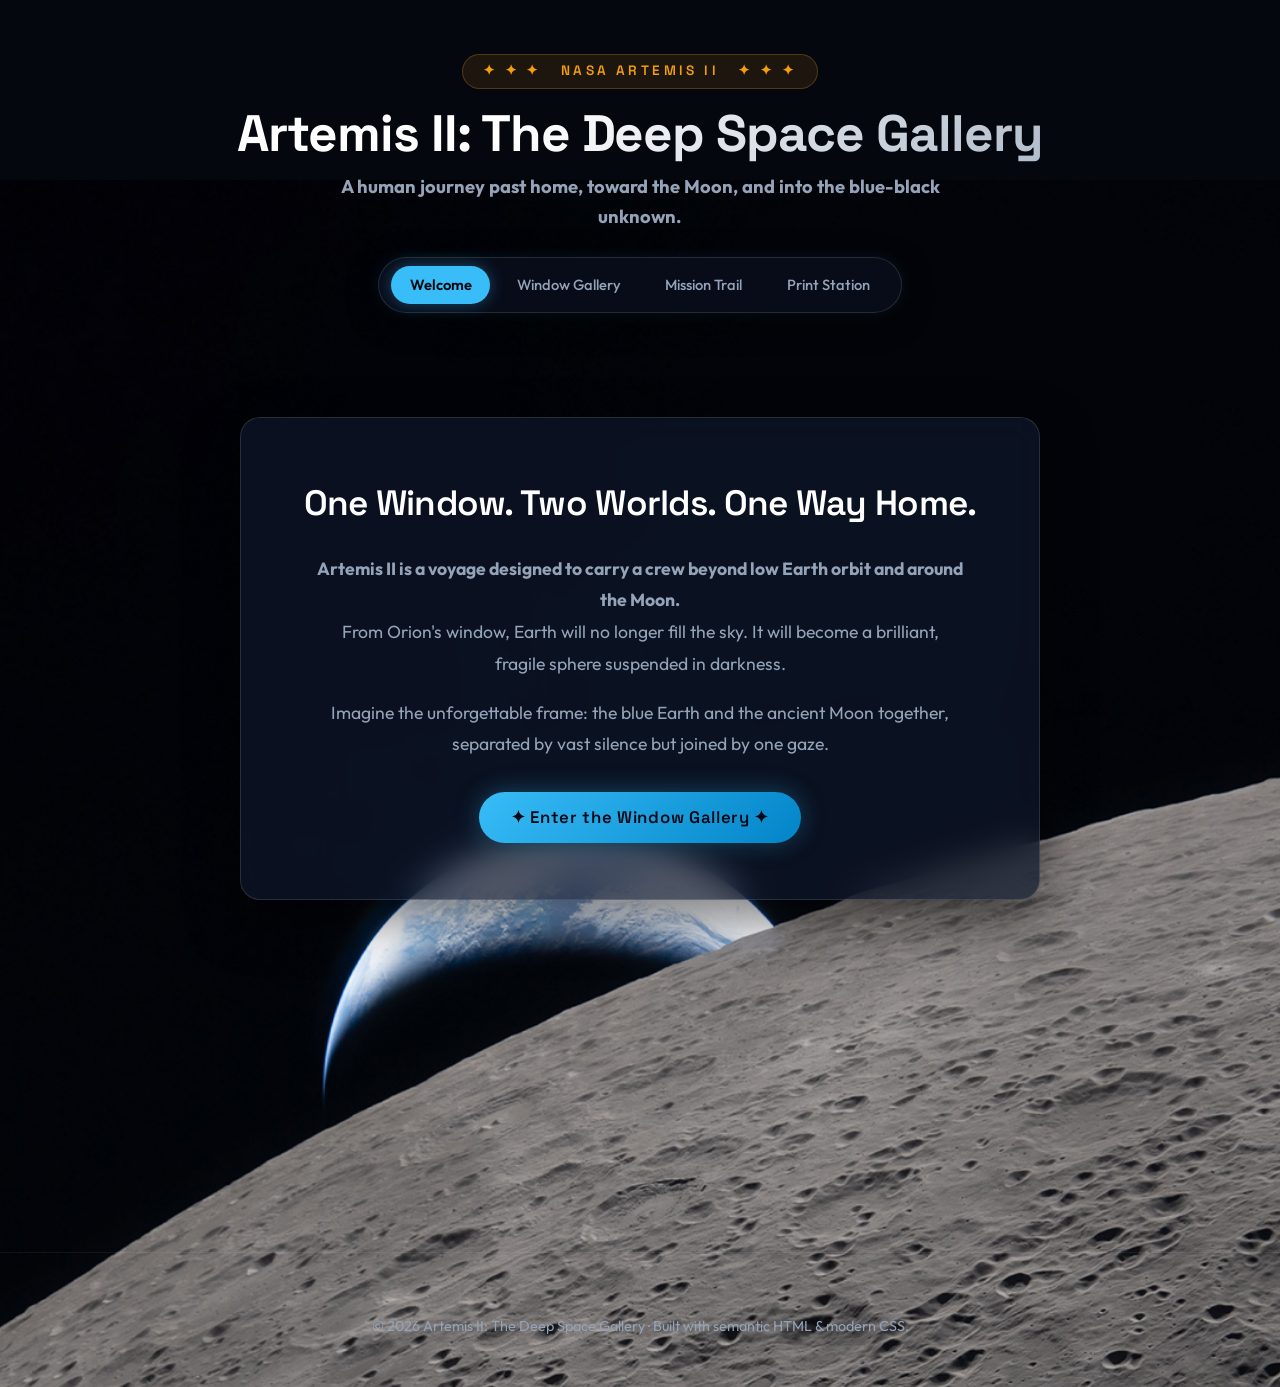
<file: index.html>
<!DOCTYPE html>
<html lang="en">
<head>
  <meta charset="UTF-8">
  <meta name="viewport" content="width=device-width, initial-scale=1.0">
  <meta name="description" content="A colorful Artemis II deep-space gallery.">
  <title>Artemis II | The Deep Space Gallery</title>
  
  <!-- [CSS LINK]: Connects the external stylesheet that contains all our modern styles and animations -->
  <link rel="stylesheet" href="styles.css">
</head>
<body class="home-page" style="background-image: url('images/16-artemis-ii-lunar-flyby-wallpaper-setting-earth-image.jpg'); background-repeat: no-repeat; background-position: center 180px; background-size: 100% auto;">
  <header>
    <p>✦ ✦ ✦ &nbsp; NASA ARTEMIS II &nbsp; ✦ ✦ ✦</p>
    <h1>Artemis II: The Deep Space Gallery</h1>
    <p><strong>A human journey past home, toward the Moon, and into the blue-black unknown.</strong></p>
  </header>

  <!-- [NAVIGATION BAR]: Styled as a floating frosted-glass pill menu in styles.css -->
  <nav aria-label="Main navigation">
    <p>
      <!-- 'active' class highlights the current page button in cyan -->
      <a href="index.html" class="active" aria-current="page">Welcome</a>
      <a href="gallery.html">Window Gallery</a>
      <a href="mission.html">Mission Trail</a>
      <a href="print-request.html">Print Station</a>
    </p>
  </nav>

  <main>
    <!-- [HERO CARD]: 'hero-card' class adds frosted glass background, blur, and smooth fade-in animation -->
    <section class="hero-card" aria-labelledby="portal-title">
      <h2 id="portal-title">One Window. Two Worlds. One Way Home.</h2>
      <p><strong>Artemis II is a voyage designed to carry a crew beyond low Earth orbit and around the Moon.</strong><br>From Orion's window, Earth will no longer fill the sky. It will become a brilliant, fragile sphere suspended in darkness.</p>
      <p>Imagine the unforgettable frame: the blue Earth and the ancient Moon together, separated by vast silence but joined by one gaze.</p>
      
      <form action="gallery.html" method="get" style="margin-top: 2rem;">
        <!-- 'btn' class gives this button a glowing gradient and hover scaling effect -->
        <button type="submit" class="btn">✦ Enter the Window Gallery ✦</button>
      </form>
    </section>

    <!-- Visual viewing space for the background Earth image -->
    <section aria-label="Lunar image viewing space" style="min-height: 280px;"></section>
  </main>

  <footer>
    <p>&copy; 2026 Artemis II: The Deep Space Gallery &middot; Built with semantic HTML &amp; modern CSS.</p>
  </footer>
</body>
</html>
</file>
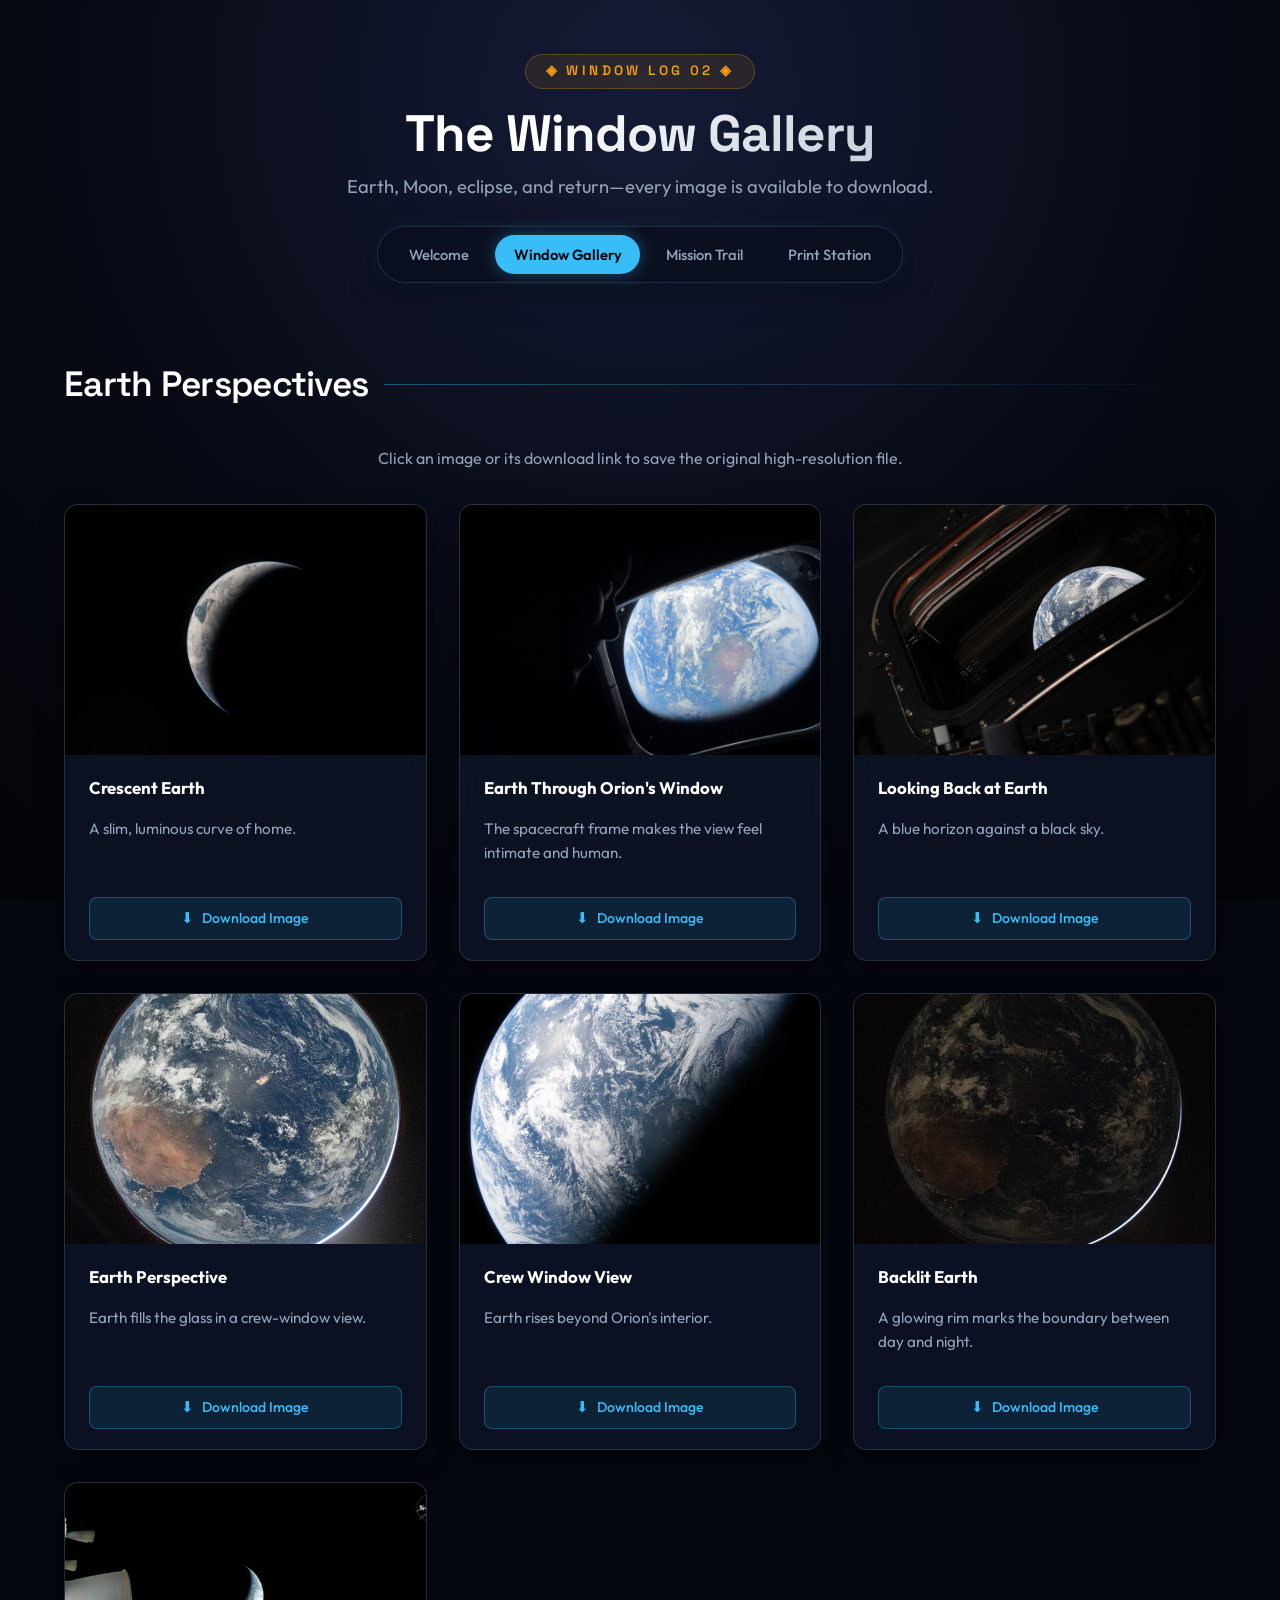
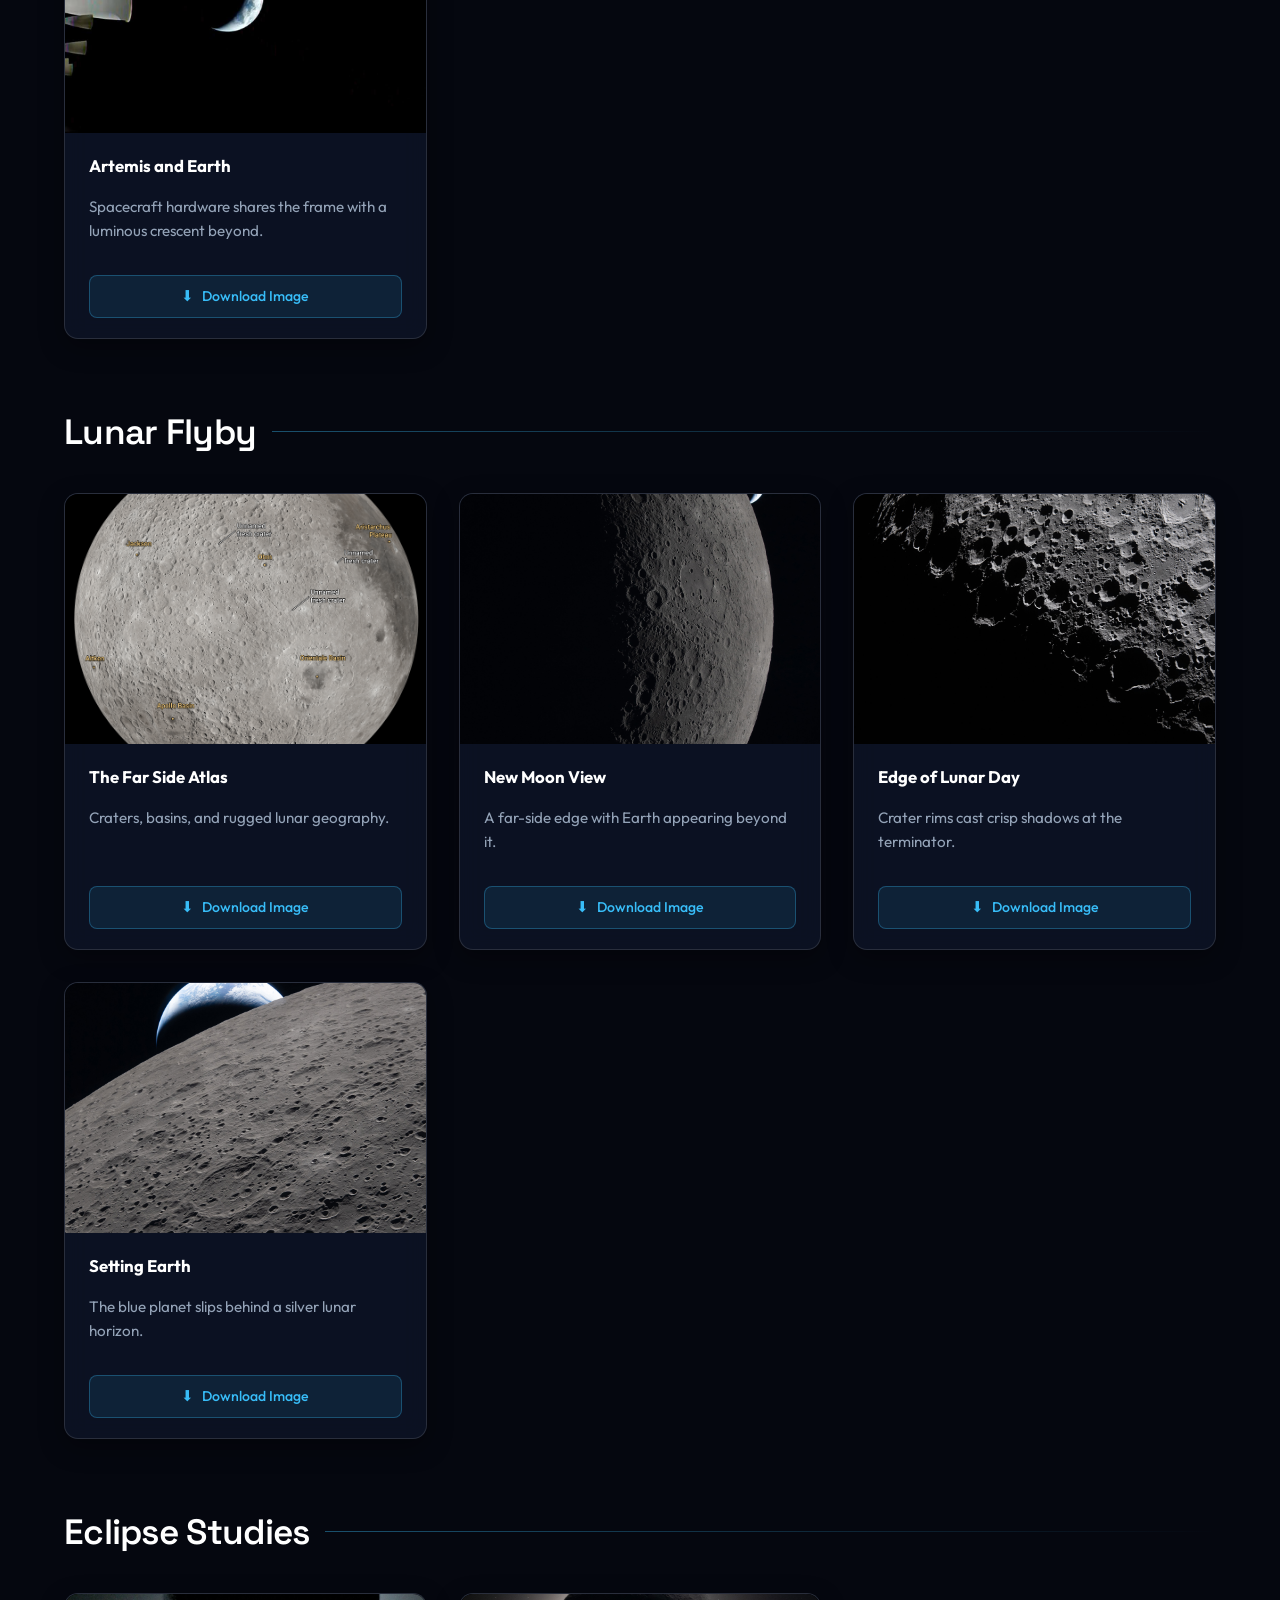
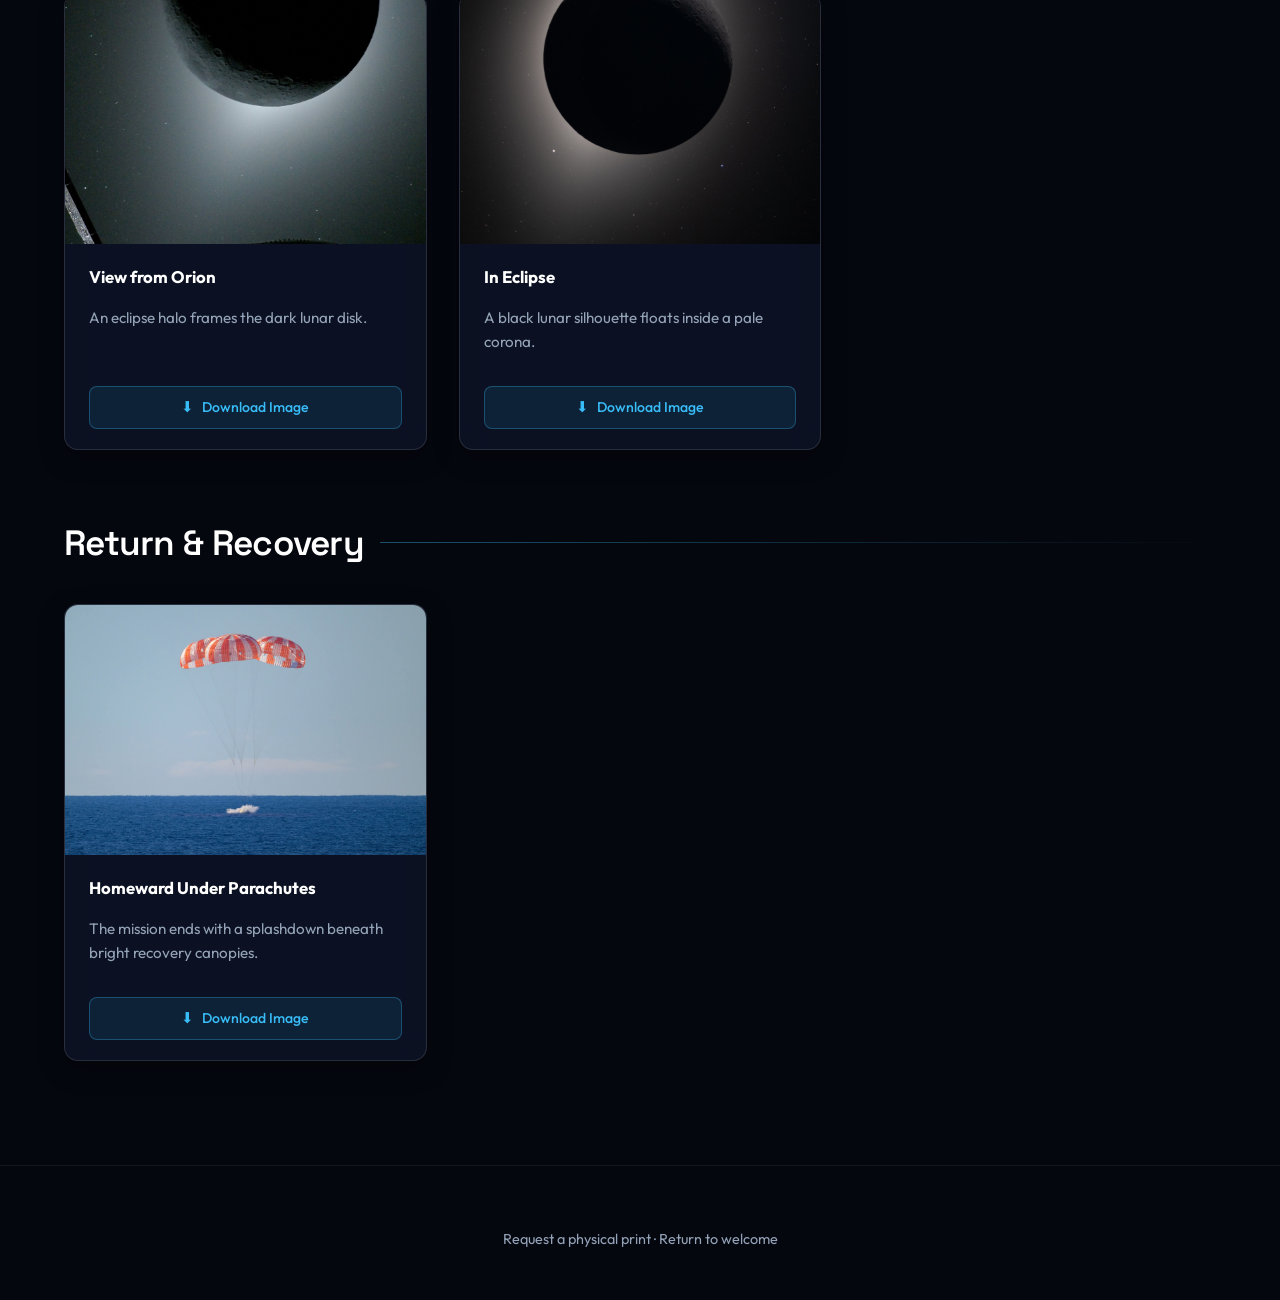
<file: gallery.html>
<!DOCTYPE html>
<html lang="en">
<head>
  <meta charset="UTF-8">
  <meta name="viewport" content="width=device-width, initial-scale=1.0">
  <meta name="description" content="Downloadable Artemis II Earth, Moon, flyby, eclipse, and recovery gallery.">
  <title>Window Gallery | Artemis II</title>
  <!-- [CSS LINK]: Connects our responsive styles and grid layout -->
  <link rel="stylesheet" href="styles.css">
</head>
<body>
  <header>
    <p>◈ WINDOW LOG 02 ◈</p>
    <h1>The Window Gallery</h1>
    <p>Earth, Moon, eclipse, and return—every image is available to download.</p>
  </header>

  <nav aria-label="Main navigation">
    <p>
      <a href="index.html">Welcome</a>
      <a href="gallery.html" class="active" aria-current="page">Window Gallery</a>
      <a href="mission.html">Mission Trail</a>
      <a href="print-request.html">Print Station</a>
    </p>
  </nav>

  <main>
    <section class="gallery-section" aria-labelledby="earth-title">
      <h2 id="earth-title" class="gallery-section-title">Earth Perspectives</h2>
      <p style="text-align: center; margin-bottom: 2rem;">Click an image or its download link to save the original high-resolution file.</p>
      
      <!-- [CSS GRID]: 'gallery-grid' turns this section into a multi-column responsive grid -->
      <div class="gallery-grid">
        <!-- [GALLERY CARD]: Each <article> is styled as an interactive card with zoom on hover -->
        <article class="gallery-card">
          <figure>
            <a href="images/crisent%20earth.jpg" download="crescent-earth.jpg">
              <img src="images/crisent%20earth.jpg" alt="Crescent Earth emerging from black space" loading="lazy">
            </a>
            <figcaption>
              <div>
                <strong>Crescent Earth</strong>
                <p>A slim, luminous curve of home.</p>
              </div>
              <a href="images/crisent%20earth.jpg" download="crescent-earth.jpg">Download Image</a>
            </figcaption>
          </figure>
        </article>

        <article class="gallery-card">
          <figure>
            <a href="images/art002e008486orig.jpg" download="earth-from-orion-window.jpg">
              <img src="images/art002e008486orig.jpg" alt="Earth visible through an Orion spacecraft window" loading="lazy">
            </a>
            <figcaption>
              <div>
                <strong>Earth Through Orion's Window</strong>
                <p>The spacecraft frame makes the view feel intimate and human.</p>
              </div>
              <a href="images/art002e008486orig.jpg" download="earth-from-orion-window.jpg">Download Image</a>
            </figcaption>
          </figure>
        </article>

        <article class="gallery-card">
          <figure>
            <a href="images/02-artemis-ii-wallpaper-looking-back-at-earth-image.jpg" download>
              <img src="images/02-artemis-ii-wallpaper-looking-back-at-earth-image.jpg" alt="Earth seen from deep space" loading="lazy">
            </a>
            <figcaption>
              <div>
                <strong>Looking Back at Earth</strong>
                <p>A blue horizon against a black sky.</p>
              </div>
              <a href="images/02-artemis-ii-wallpaper-looking-back-at-earth-image.jpg" download>Download Image</a>
            </figcaption>
          </figure>
        </article>

        <article class="gallery-card">
          <figure>
            <a href="images/04-artemis-ii-wallpaper-earth-perspective-image.jpg" download>
              <img src="images/04-artemis-ii-wallpaper-earth-perspective-image.jpg" alt="Earth filling the view through a spacecraft window" loading="lazy">
            </a>
            <figcaption>
              <div>
                <strong>Earth Perspective</strong>
                <p>Earth fills the glass in a crew-window view.</p>
              </div>
              <a href="images/04-artemis-ii-wallpaper-earth-perspective-image.jpg" download>Download Image</a>
            </figcaption>
          </figure>
        </article>

        <article class="gallery-card">
          <figure>
            <a href="images/06-artemis-ii-wallpaper-earth-views-from-the-artemis-ii-crew-image.jpg" download>
              <img src="images/06-artemis-ii-wallpaper-earth-views-from-the-artemis-ii-crew-image.jpg" alt="Earth rising beyond the interior of Orion" loading="lazy">
            </a>
            <figcaption>
              <div>
                <strong>Crew Window View</strong>
                <p>Earth rises beyond Orion's interior.</p>
              </div>
              <a href="images/06-artemis-ii-wallpaper-earth-views-from-the-artemis-ii-crew-image.jpg" download>Download Image</a>
            </figcaption>
          </figure>
        </article>

        <article class="gallery-card">
          <figure>
            <a href="images/08-artemis-ii-wallpaper-backlit-earth-image.jpg" download>
              <img src="images/08-artemis-ii-wallpaper-backlit-earth-image.jpg" alt="Backlit Earth against black space" loading="lazy">
            </a>
            <figcaption>
              <div>
                <strong>Backlit Earth</strong>
                <p>A glowing rim marks the boundary between day and night.</p>
              </div>
              <a href="images/08-artemis-ii-wallpaper-backlit-earth-image.jpg" download>Download Image</a>
            </figcaption>
          </figure>
        </article>

        <article class="gallery-card">
          <figure>
            <a href="images/artemis%20and%20earth.jpg" download="artemis-and-earth.jpg">
              <img src="images/artemis%20and%20earth.jpg" alt="Artemis spacecraft hardware silhouetted beside a crescent world in space" loading="lazy">
            </a>
            <figcaption>
              <div>
                <strong>Artemis and Earth</strong>
                <p>Spacecraft hardware shares the frame with a luminous crescent beyond.</p>
              </div>
              <a href="images/artemis%20and%20earth.jpg" download="artemis-and-earth.jpg">Download Image</a>
            </figcaption>
          </figure>
        </article>
      </div>
    </section>

    <section class="gallery-section" aria-labelledby="moon-title">
      <h2 id="moon-title" class="gallery-section-title">Lunar Flyby</h2>
      
      <!-- [CSS GRID]: 'gallery-grid' turns this section into a multi-column responsive grid -->
      <div class="gallery-grid">
        <!-- [GALLERY CARD]: Each <article> is styled as an interactive card with zoom on hover -->
        <article class="gallery-card">
          <figure>
            <a href="images/moon%20far%20side.png" download="moon-far-side.png">
              <img src="images/moon%20far%20side.png" alt="Annotated map of the Moon's far side showing craters and basins" loading="lazy">
            </a>
            <figcaption>
              <div>
                <strong>The Far Side Atlas</strong>
                <p>Craters, basins, and rugged lunar geography.</p>
              </div>
              <a href="images/moon%20far%20side.png" download="moon-far-side.png">Download Image</a>
            </figcaption>
          </figure>
        </article>

        <article class="gallery-card">
          <figure>
            <a href="images/08-artemis-ii-lunar-flyby-wallpaper-new-moon-view-image.jpg" download>
              <img src="images/08-artemis-ii-lunar-flyby-wallpaper-new-moon-view-image.jpg" alt="Dark lunar far side with a small Earth beyond it" loading="lazy">
            </a>
            <figcaption>
              <div>
                <strong>New Moon View</strong>
                <p>A far-side edge with Earth appearing beyond it.</p>
              </div>
              <a href="images/08-artemis-ii-lunar-flyby-wallpaper-new-moon-view-image.jpg" download>Download Image</a>
            </figcaption>
          </figure>
        </article>

        <article class="gallery-card">
          <figure>
            <a href="images/14-artemis-ii-lunar-flyby-wallpaper-edge-of-lunar-day-image.jpg" download>
              <img src="images/14-artemis-ii-lunar-flyby-wallpaper-edge-of-lunar-day-image.jpg" alt="Detailed craters along the edge of lunar daylight" loading="lazy">
            </a>
            <figcaption>
              <div>
                <strong>Edge of Lunar Day</strong>
                <p>Crater rims cast crisp shadows at the terminator.</p>
              </div>
              <a href="images/14-artemis-ii-lunar-flyby-wallpaper-edge-of-lunar-day-image.jpg" download>Download Image</a>
            </figcaption>
          </figure>
        </article>

        <article class="gallery-card">
          <figure>
            <a href="images/16-artemis-ii-lunar-flyby-wallpaper-setting-earth-image.jpg" download>
              <img src="images/16-artemis-ii-lunar-flyby-wallpaper-setting-earth-image.jpg" alt="Earth setting behind a cratered lunar horizon" loading="lazy">
            </a>
            <figcaption>
              <div>
                <strong>Setting Earth</strong>
                <p>The blue planet slips behind a silver lunar horizon.</p>
              </div>
              <a href="images/16-artemis-ii-lunar-flyby-wallpaper-setting-earth-image.jpg" download>Download Image</a>
            </figcaption>
          </figure>
        </article>
      </div>
    </section>

    <section class="gallery-section" aria-labelledby="eclipse-title">
      <h2 id="eclipse-title" class="gallery-section-title">Eclipse Studies</h2>
      
      <!-- [CSS GRID]: 'gallery-grid' turns this section into a multi-column responsive grid -->
      <div class="gallery-grid">
        <!-- [GALLERY CARD]: Each <article> is styled as an interactive card with zoom on hover -->
        <article class="gallery-card">
          <figure>
            <a href="images/18-artemis-ii-eclipse-wallpaper-view-from-orion-image.jpg" download>
              <img src="images/18-artemis-ii-eclipse-wallpaper-view-from-orion-image.jpg" alt="Eclipsed Moon seen from Orion with a pale halo" loading="lazy">
            </a>
            <figcaption>
              <div>
                <strong>View from Orion</strong>
                <p>An eclipse halo frames the dark lunar disk.</p>
              </div>
              <a href="images/18-artemis-ii-eclipse-wallpaper-view-from-orion-image.jpg" download>Download Image</a>
            </figcaption>
          </figure>
        </article>

        <article class="gallery-card">
          <figure>
            <a href="images/20-artemis-ii-eclipse-wallpaper-in-eclipse-image.jpg" download>
              <img src="images/20-artemis-ii-eclipse-wallpaper-in-eclipse-image.jpg" alt="Dark Moon silhouetted in a starry eclipse scene" loading="lazy">
            </a>
            <figcaption>
              <div>
                <strong>In Eclipse</strong>
                <p>A black lunar silhouette floats inside a pale corona.</p>
              </div>
              <a href="images/20-artemis-ii-eclipse-wallpaper-in-eclipse-image.jpg" download>Download Image</a>
            </figcaption>
          </figure>
        </article>
      </div>
    </section>

    <section class="gallery-section" aria-labelledby="return-title">
      <h2 id="return-title" class="gallery-section-title">Return &amp; Recovery</h2>
      
      <!-- [CSS GRID]: 'gallery-grid' turns this section into a multi-column responsive grid -->
      <div class="gallery-grid">
        <!-- [GALLERY CARD]: Each <article> is styled as an interactive card with zoom on hover -->
        <article class="gallery-card">
          <figure>
            <a href="images/return%20from%20Artemis2.jpg" download="return-from-artemis-ii.jpg">
              <img src="images/return%20from%20Artemis2.jpg" alt="Space capsule descending beneath orange and white parachutes over the ocean" loading="lazy">
            </a>
            <figcaption>
              <div>
                <strong>Homeward Under Parachutes</strong>
                <p>The mission ends with a splashdown beneath bright recovery canopies.</p>
              </div>
              <a href="images/return%20from%20Artemis2.jpg" download="return-from-artemis-ii.jpg">Download Image</a>
            </figcaption>
          </figure>
        </article>
      </div>
    </section>
  </main>

  <footer>
    <p>
      <a href="print-request.html">Request a physical print</a> &middot; 
      <a href="index.html">Return to welcome</a>
    </p>
  </footer>
</body>
</html>
</file>
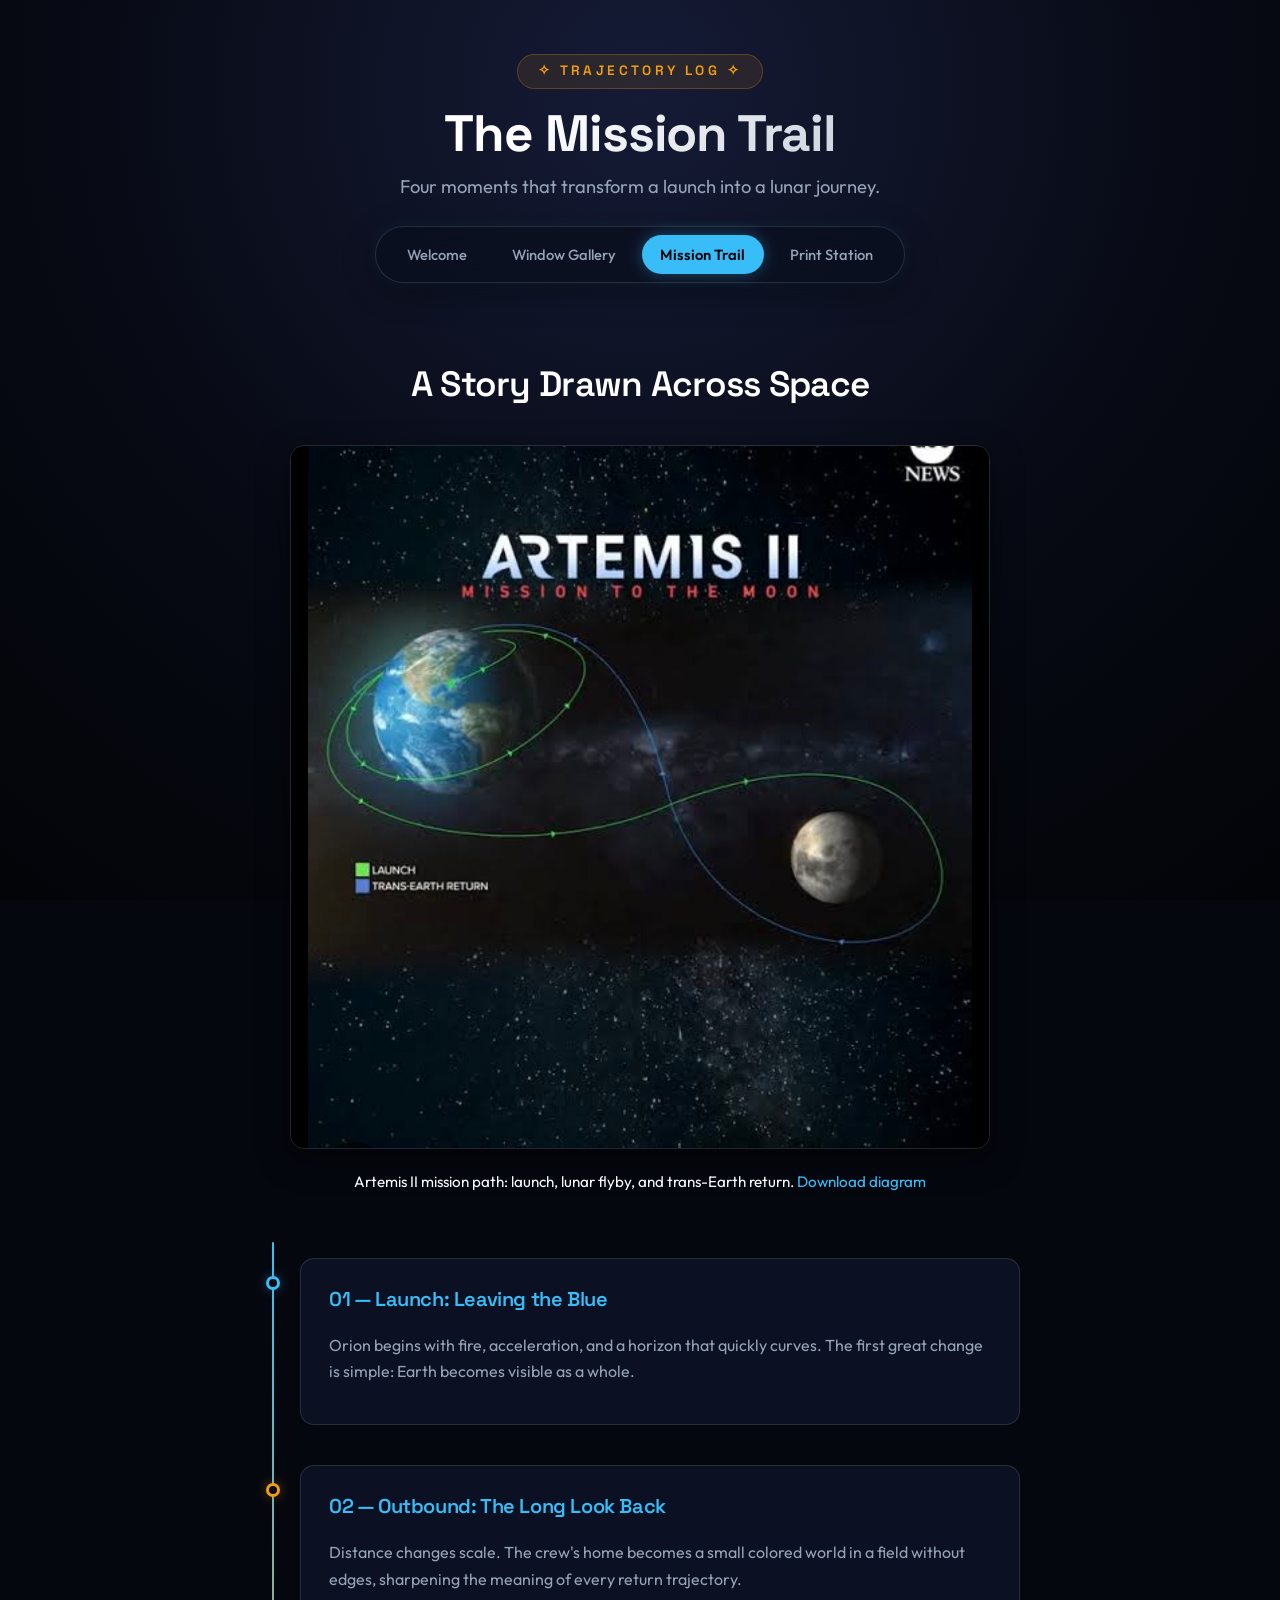
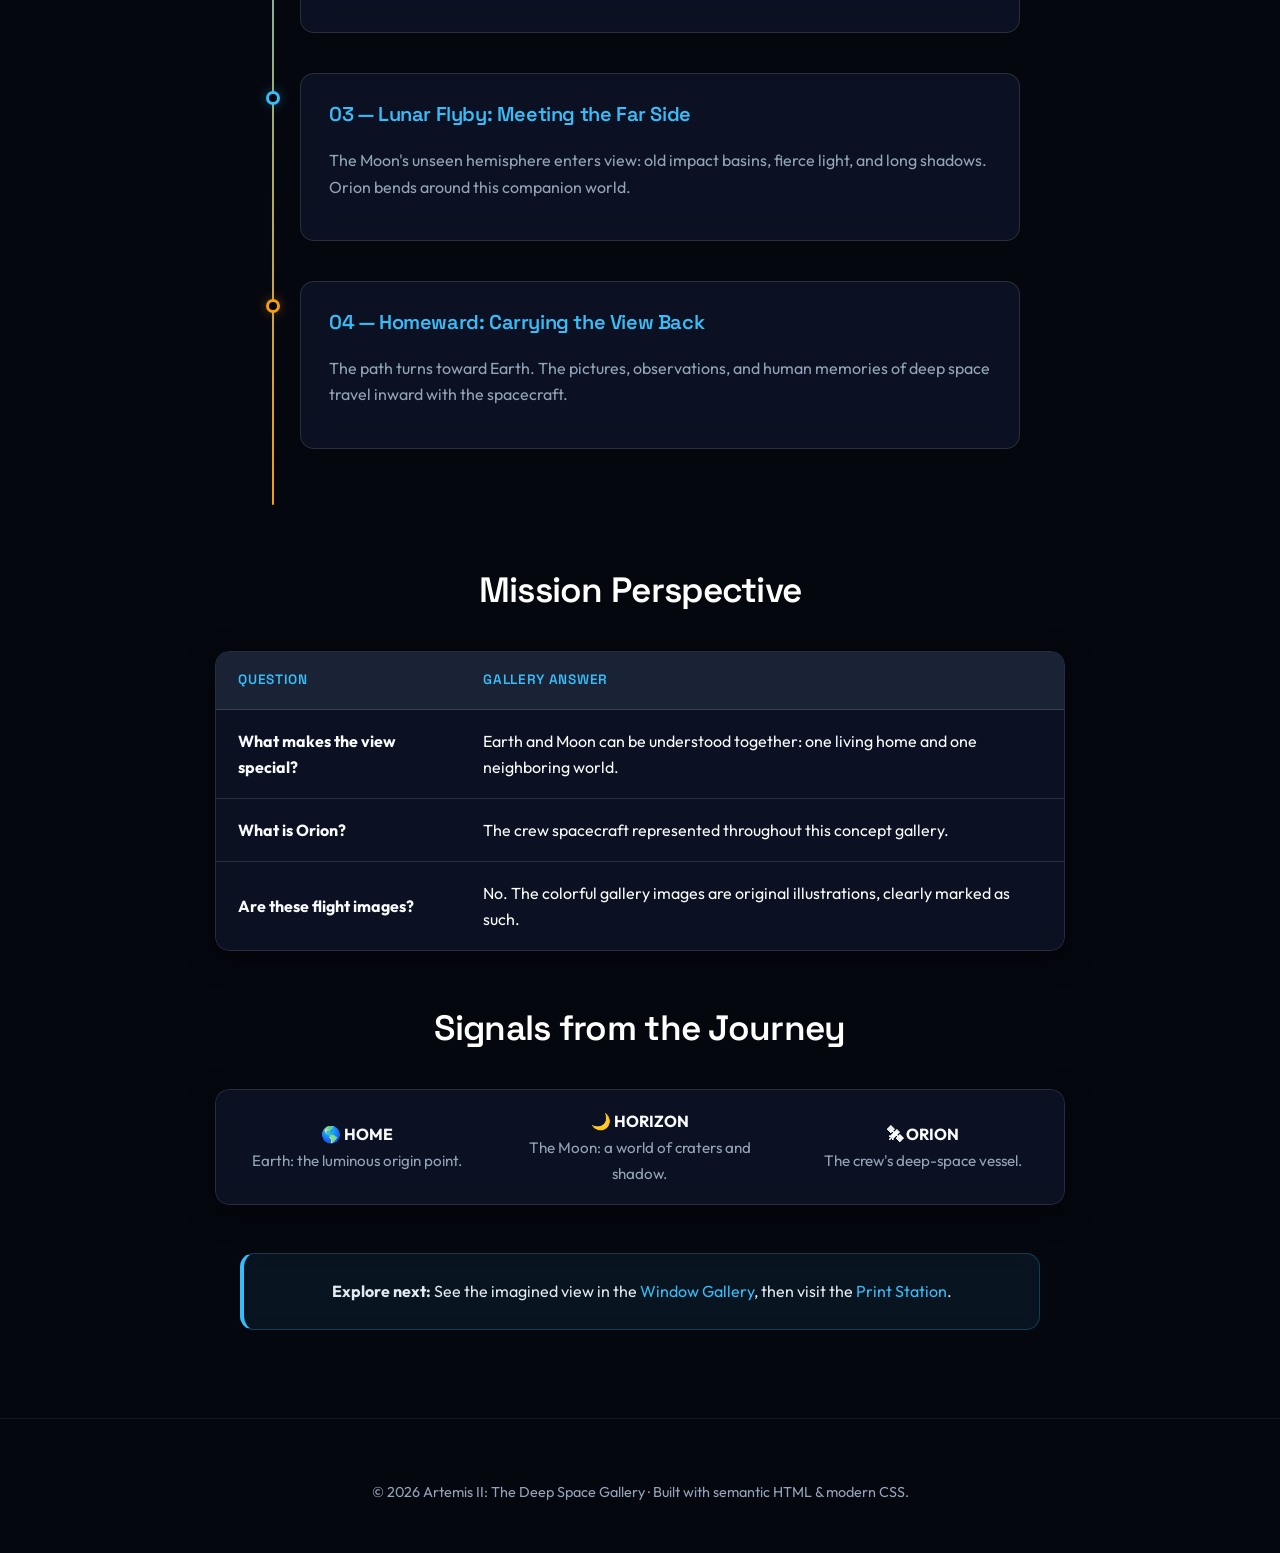
<file: mission.html>
<!DOCTYPE html>
<html lang="en">
<head>
  <meta charset="UTF-8">
  <meta name="viewport" content="width=device-width, initial-scale=1.0">
  <meta name="description" content="A visual mission trajectory trail for Artemis II.">
  <title>Mission Trail | Artemis II</title>
  <!-- [CSS LINK]: Connects the timeline, table, and responsive layout styling -->
  <link rel="stylesheet" href="styles.css">
</head>
<body>
  <header>
    <p>✧ TRAJECTORY LOG ✧</p>
    <h1>The Mission Trail</h1>
    <p>Four moments that transform a launch into a lunar journey.</p>
  </header>

  <nav aria-label="Main navigation">
    <p>
      <a href="index.html">Welcome</a>
      <a href="gallery.html">Window Gallery</a>
      <a href="mission.html" class="active" aria-current="page">Mission Trail</a>
      <a href="print-request.html">Print Station</a>
    </p>
  </nav>

  <main>
    <section aria-labelledby="trail-title">
      <h2 id="trail-title" style="text-align: center; margin-bottom: 2rem;">A Story Drawn Across Space</h2>
      
      <figure class="trail-diagram">
        <a href="images/artemis%20path.jpg" download="artemis-ii-mission-path.jpg">
          <img src="images/artemis%20path.jpg" alt="Artemis II mission path diagram showing the route from Earth around the Moon and back">
        </a>
        <figcaption style="margin-top: 0.75rem; font-size: 0.95rem;">
          Artemis II mission path: launch, lunar flyby, and trans-Earth return. 
          <a href="images/artemis%20path.jpg" download="artemis-ii-mission-path.jpg">Download diagram</a>
        </figcaption>
      </figure>

      <!-- [CSS TIMELINE]: 'mission-timeline' turns standard <ol> into a vertical line with glowing step circles -->
      <ol class="mission-timeline">
        <li>
          <article>
            <h3>01 — Launch: Leaving the Blue</h3>
            <p>Orion begins with fire, acceleration, and a horizon that quickly curves. The first great change is simple: Earth becomes visible as a whole.</p>
          </article>
        </li>
        <li>
          <article>
            <h3>02 — Outbound: The Long Look Back</h3>
            <p>Distance changes scale. The crew's home becomes a small colored world in a field without edges, sharpening the meaning of every return trajectory.</p>
          </article>
        </li>
        <li>
          <article>
            <h3>03 — Lunar Flyby: Meeting the Far Side</h3>
            <p>The Moon's unseen hemisphere enters view: old impact basins, fierce light, and long shadows. Orion bends around this companion world.</p>
          </article>
        </li>
        <li>
          <article>
            <h3>04 — Homeward: Carrying the View Back</h3>
            <p>The path turns toward Earth. The pictures, observations, and human memories of deep space travel inward with the spacecraft.</p>
          </article>
        </li>
      </ol>
    </section>

    <section aria-labelledby="fact-title" style="max-width: 850px; margin: 3rem auto;">
      <h2 id="fact-title" style="text-align: center;">Mission Perspective</h2>
      <div class="table-container">
        <table>
          <thead>
            <tr>
              <th>Question</th>
              <th>Gallery Answer</th>
            </tr>
          </thead>
          <tbody>
            <tr>
              <td><strong>What makes the view special?</strong></td>
              <td>Earth and Moon can be understood together: one living home and one neighboring world.</td>
            </tr>
            <tr>
              <td><strong>What is Orion?</strong></td>
              <td>The crew spacecraft represented throughout this concept gallery.</td>
            </tr>
            <tr>
              <td><strong>Are these flight images?</strong></td>
              <td>No. The colorful gallery images are original illustrations, clearly marked as such.</td>
            </tr>
          </tbody>
        </table>
      </div>
    </section>

    <section aria-labelledby="signals-title" style="max-width: 850px; margin: 3rem auto;">
      <h2 id="signals-title" style="text-align: center;">Signals from the Journey</h2>
      <div class="table-container">
        <table>
          <tbody>
            <tr>
              <td style="text-align: center; width: 33%;"><strong>🌎 HOME</strong><br><span style="color: var(--text-muted); font-size: 0.95rem;">Earth: the luminous origin point.</span></td>
              <td style="text-align: center; width: 33%;"><strong>🌙 HORIZON</strong><br><span style="color: var(--text-muted); font-size: 0.95rem;">The Moon: a world of craters and shadow.</span></td>
              <td style="text-align: center; width: 33%;"><strong>🛰 ORION</strong><br><span style="color: var(--text-muted); font-size: 0.95rem;">The crew's deep-space vessel.</span></td>
            </tr>
          </tbody>
        </table>
      </div>
    </section>

    <aside>
      <p><strong>Explore next:</strong> See the imagined view in the <a href="gallery.html">Window Gallery</a>, then visit the <a href="print-request.html">Print Station</a>.</p>
    </aside>
  </main>

  <footer>
    <p>&copy; 2026 Artemis II: The Deep Space Gallery &middot; Built with semantic HTML &amp; modern CSS.</p>
  </footer>
</body>
</html>
</file>
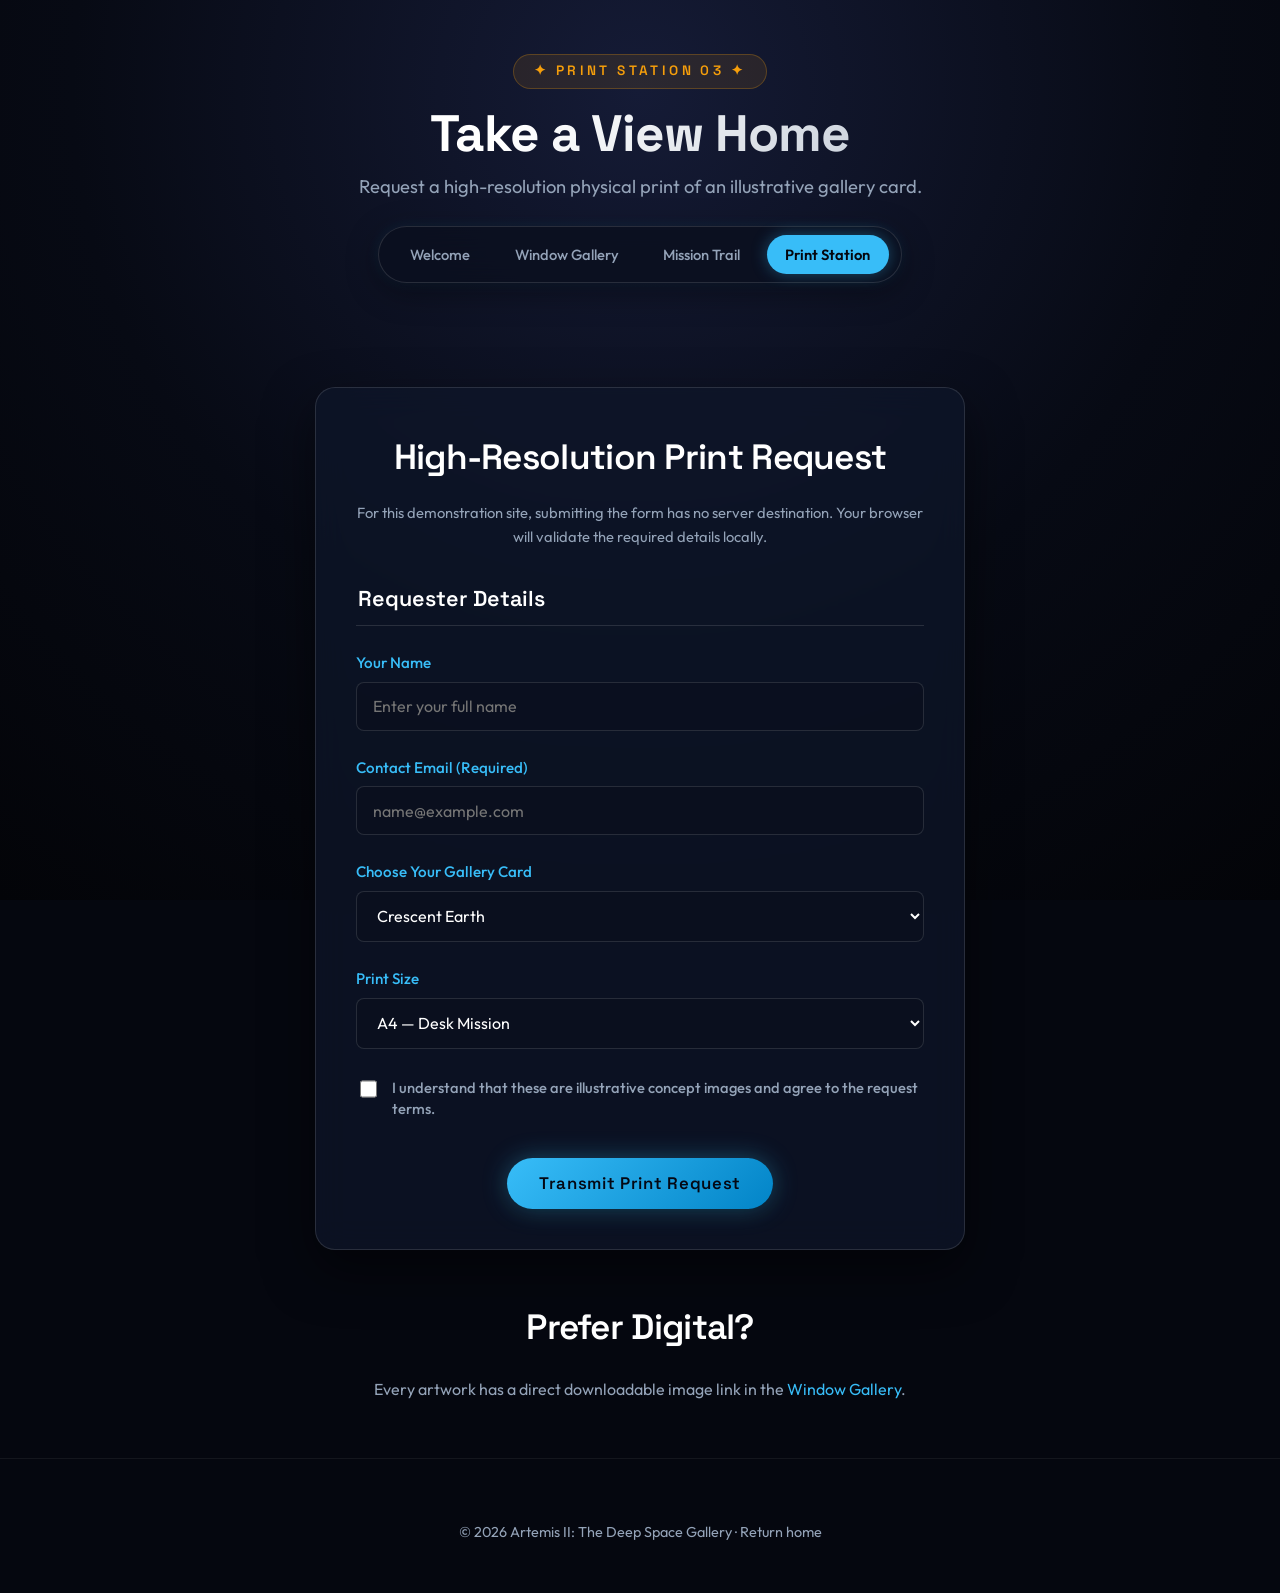
<file: print-request.html>
<!DOCTYPE html>
<html lang="en">
<head>
  <meta charset="UTF-8">
  <meta name="viewport" content="width=device-width, initial-scale=1.0">
  <meta name="description" content="Physical print request form for Artemis II gallery illustrations.">
  <title>Print Station | Artemis II</title>
  <!-- [CSS LINK]: Connects the dark-mode form controls and glowing inputs -->
  <link rel="stylesheet" href="styles.css">
</head>
<body>
  <header>
    <p>✦ PRINT STATION 03 ✦</p>
    <h1>Take a View Home</h1>
    <p>Request a high-resolution physical print of an illustrative gallery card.</p>
  </header>

  <nav aria-label="Main navigation">
    <p>
      <a href="index.html">Welcome</a>
      <a href="gallery.html">Window Gallery</a>
      <a href="mission.html">Mission Trail</a>
      <a href="print-request.html" class="active" aria-current="page">Print Station</a>
    </p>
  </nav>

  <main>
    <!-- [FORM CARD]: 'form-card' styles the form in a centered glassmorphism box with rounded corners -->
    <section class="form-card" aria-labelledby="request-title">
      <h2 id="request-title" style="text-align: center; margin-bottom: 0.5rem;">High-Resolution Print Request</h2>
      <p style="text-align: center; margin-bottom: 2rem; font-size: 0.92rem;">
        For this demonstration site, submitting the form has no server destination. Your browser will validate the required details locally.
      </p>

      <form action="" method="post">
        <fieldset>
          <legend>Requester Details</legend>
          
          <div class="form-group">
            <label for="name">Your Name</label>
            <input type="text" id="name" name="name" autocomplete="name" placeholder="Enter your full name">
          </div>

          <div class="form-group">
            <label for="email">Contact Email (Required)</label>
            <input type="email" id="email" name="email" autocomplete="email" placeholder="name@example.com" required>
          </div>

          <div class="form-group">
            <label for="photo">Choose Your Gallery Card</label>
            <select id="photo" name="photo">
              <option value="crescent-earth">Crescent Earth</option>
              <option value="earth-window">Earth Through Orion's Window</option>
              <option value="looking-back">Looking Back at Earth</option>
              <option value="earth-perspective">Earth Perspective</option>
              <option value="crew-window">Crew Window View</option>
              <option value="backlit-earth">Backlit Earth</option>
              <option value="artemis-earth">Artemis and Earth</option>
              <option value="far-side-atlas">The Far Side Atlas</option>
              <option value="new-moon-view">New Moon View</option>
              <option value="edge-lunar-day">Edge of Lunar Day</option>
              <option value="setting-earth">Setting Earth</option>
              <option value="orion-eclipse">View from Orion</option>
              <option value="in-eclipse">In Eclipse</option>
              <option value="homeward">Homeward Under Parachutes</option>
            </select>
          </div>

          <div class="form-group">
            <label for="size">Print Size</label>
            <select id="size" name="size">
              <option value="a4">A4 — Desk Mission</option>
              <option value="a3">A3 — Observatory Wall</option>
              <option value="a2">A2 — Deep Space Statement</option>
            </select>
          </div>

          <div class="checkbox-group">
            <input type="checkbox" id="terms" name="terms" required>
            <label for="terms">I understand that these are illustrative concept images and agree to the request terms.</label>
          </div>

          <div style="text-align: center; margin-top: 2rem;">
            <button type="submit" class="btn">Transmit Print Request</button>
          </div>
        </fieldset>
      </form>
    </section>

    <section aria-labelledby="download-title" style="text-align: center; margin-top: 3rem;">
      <h2 id="download-title">Prefer Digital?</h2>
      <p>Every artwork has a direct downloadable image link in the <a href="gallery.html">Window Gallery</a>.</p>
    </section>
  </main>

  <footer>
    <p>&copy; 2026 Artemis II: The Deep Space Gallery &middot; <a href="index.html">Return home</a></p>
  </footer>
</body>
</html>
</file>
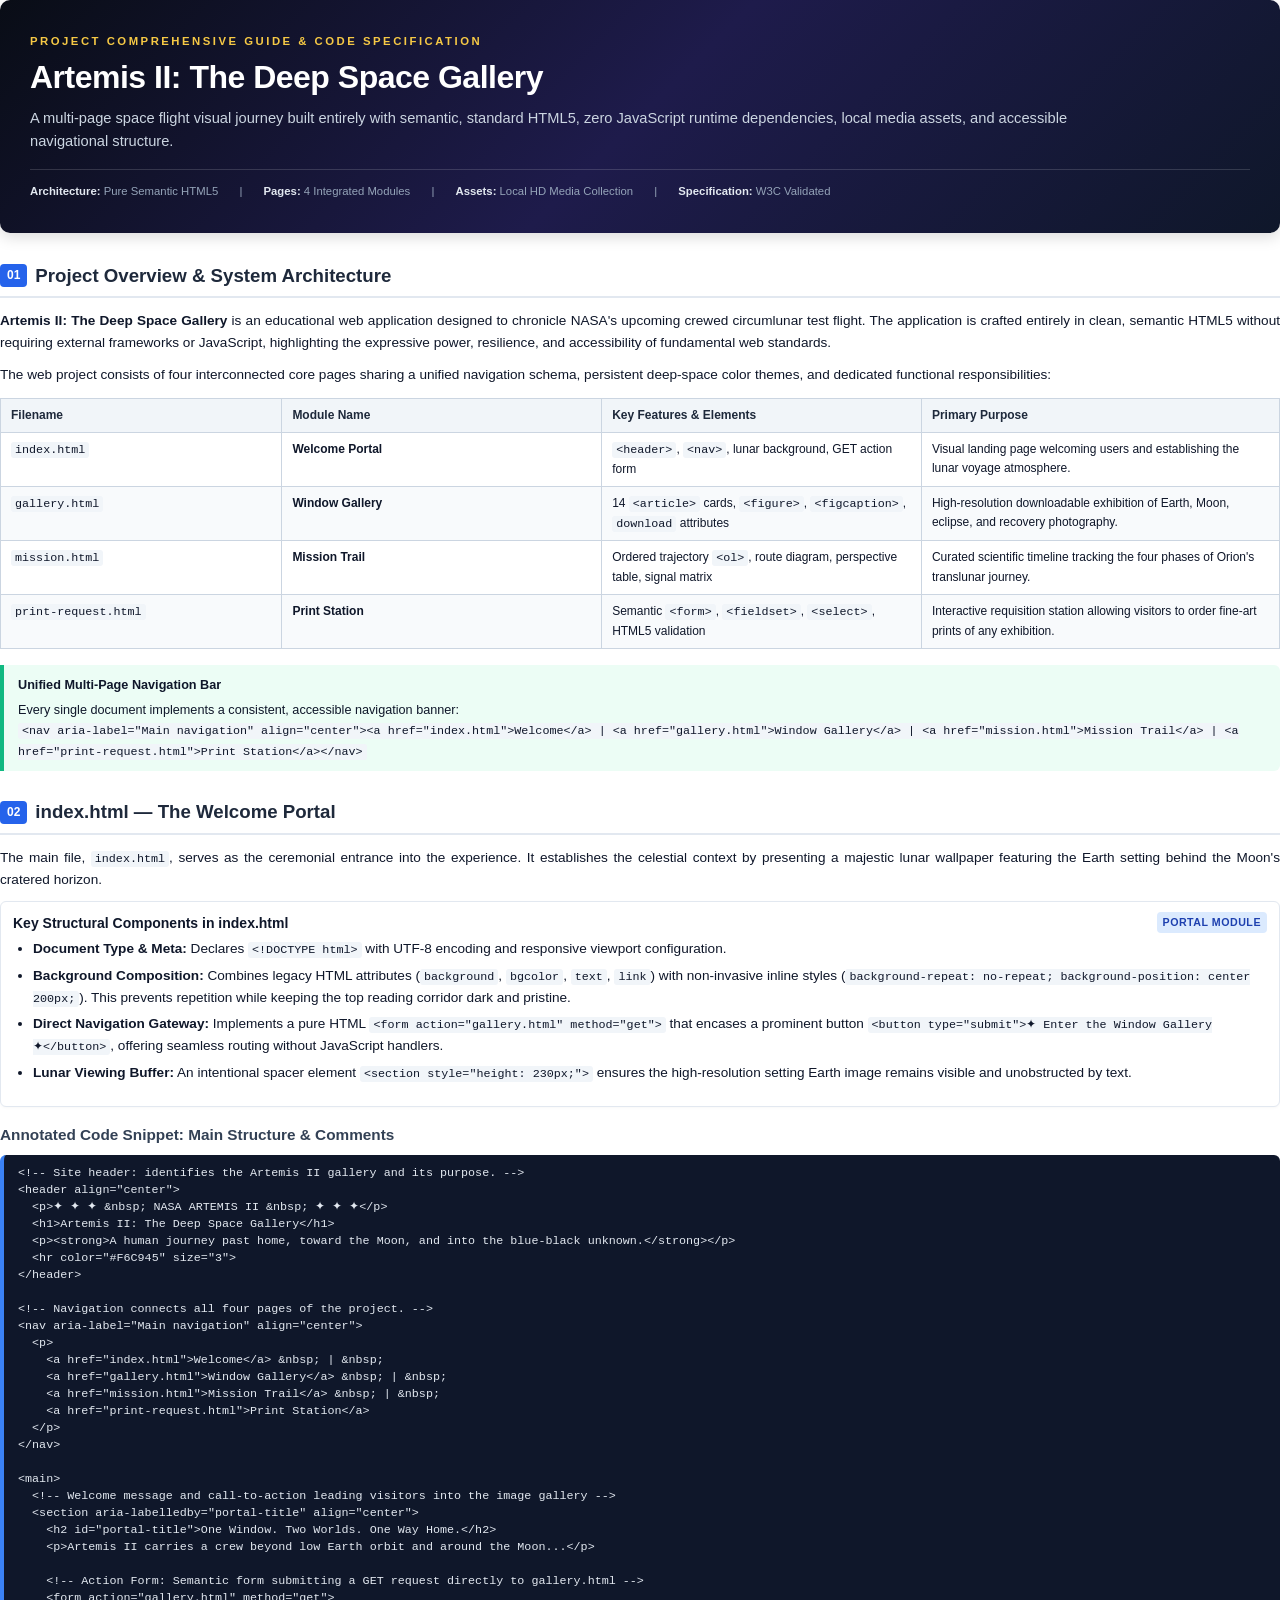
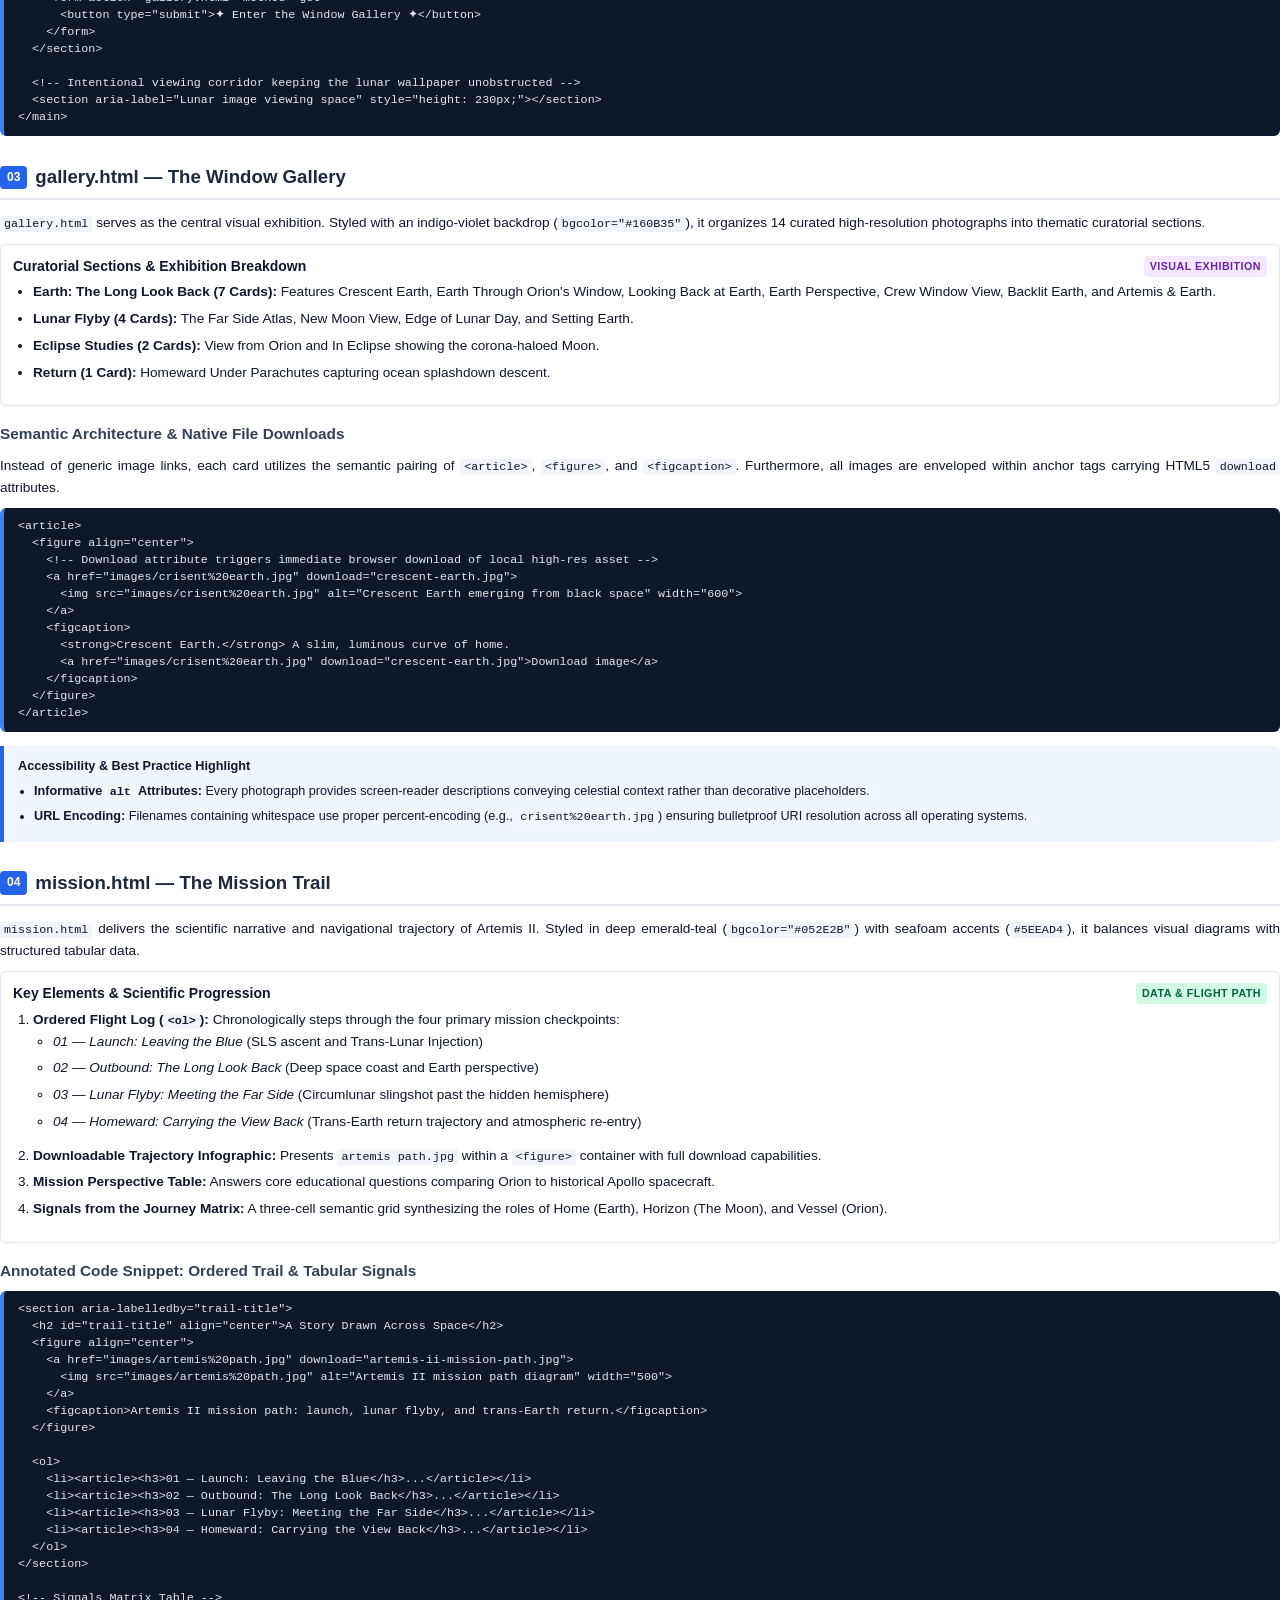
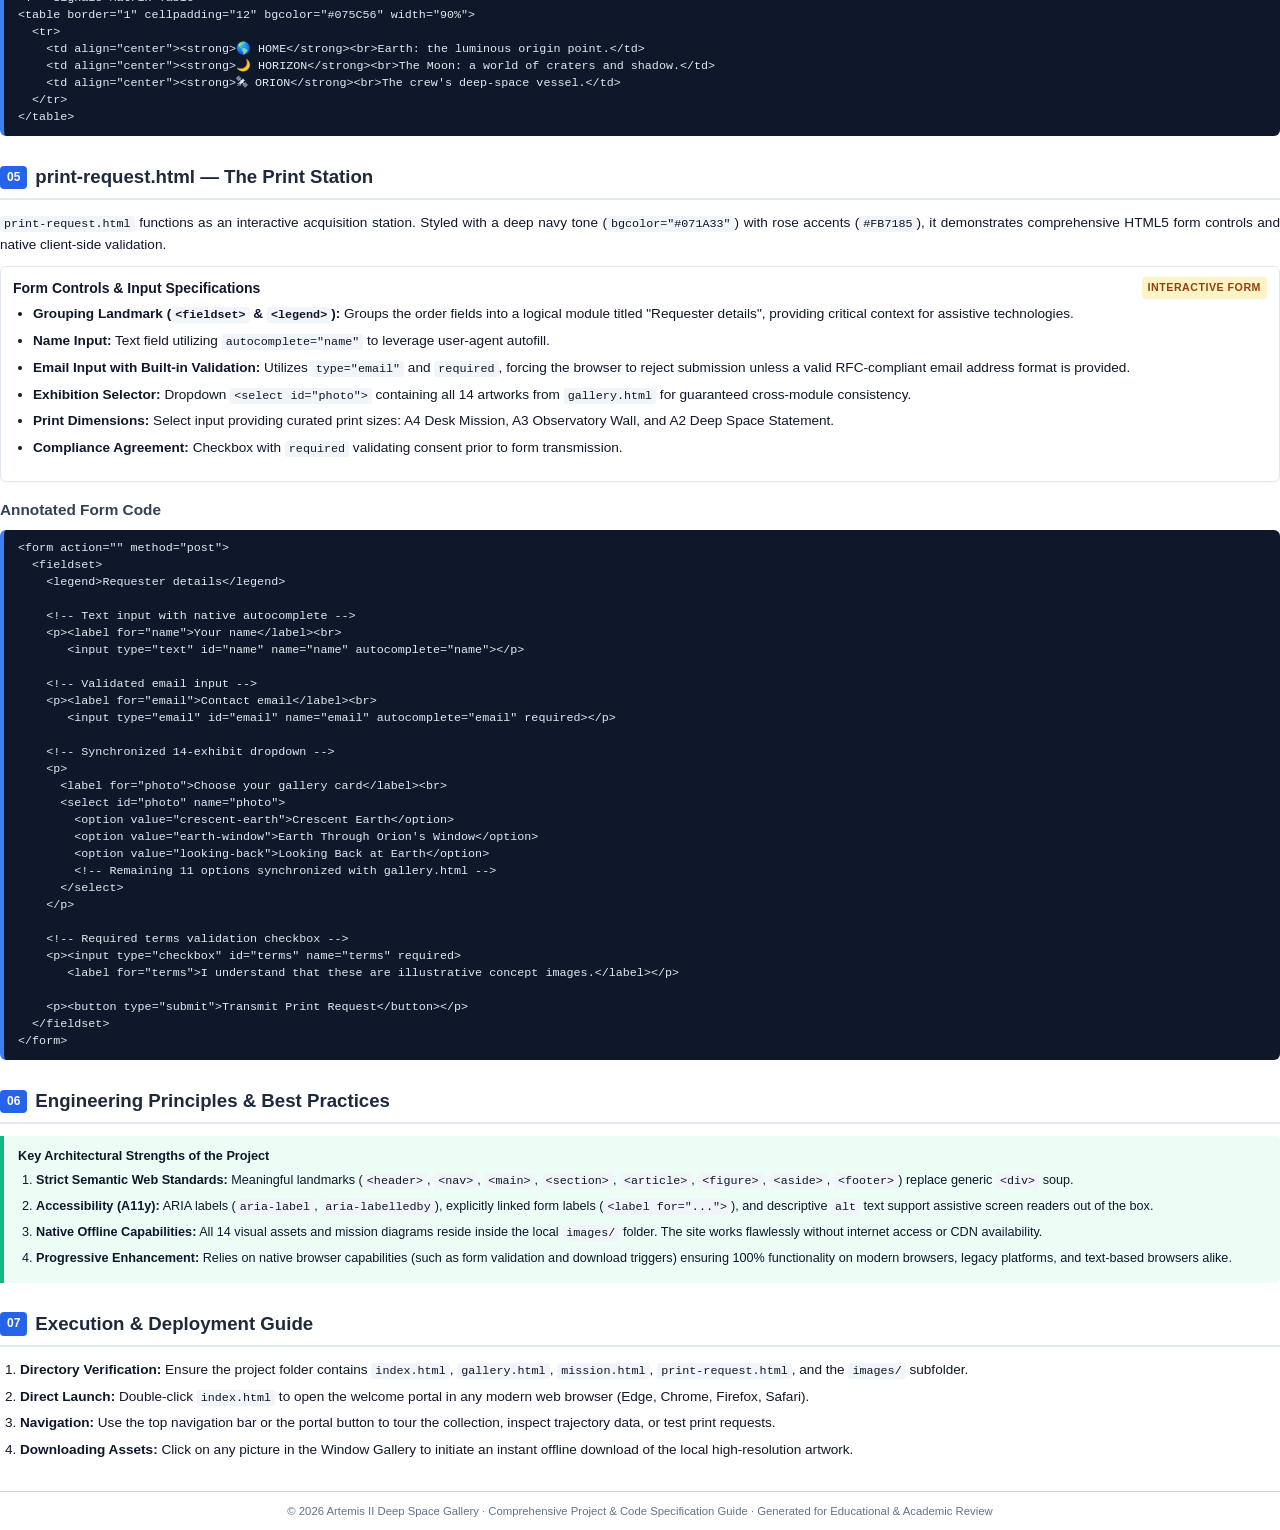
<file: project-guide-printable.html>
<!DOCTYPE html>
<html lang="en">
<head>
  <meta charset="UTF-8">
  <title>Artemis II Deep Space Gallery — Complete Project & Code Guide</title>
  <style>
    @page {
      size: A4;
      margin: 18mm 16mm 20mm 16mm;
      @bottom-right {
        content: counter(page);
        font-family: -apple-system, BlinkMacSystemFont, "Segoe UI", Roboto, Helvetica, Arial, sans-serif;
        font-size: 9pt;
        color: #64748b;
      }
    }
    
    body {
      font-family: "Segoe UI", -apple-system, BlinkMacSystemFont, Roboto, Helvetica, Arial, sans-serif;
      color: #0f172a;
      line-height: 1.6;
      font-size: 10.2pt;
      margin: 0;
      padding: 0;
      background: #ffffff;
    }

    /* Cover / Hero Header */
    .hero {
      background: linear-gradient(135deg, #090d16 0%, #1e1b4b 50%, #0f172a 100%);
      color: #ffffff;
      padding: 32px 30px;
      border-radius: 10px;
      margin-bottom: 28px;
      box-shadow: 0 4px 15px rgba(0,0,0,0.15);
      page-break-inside: avoid;
    }
    .hero-tag {
      font-size: 8.5pt;
      letter-spacing: 2.5px;
      text-transform: uppercase;
      color: #f6c945;
      font-weight: 700;
      margin-bottom: 8px;
    }
    .hero h1 {
      font-size: 24pt;
      line-height: 1.2;
      margin: 0 0 10px 0;
      font-weight: 800;
      letter-spacing: -0.5px;
    }
    .hero-subtitle {
      font-size: 11pt;
      color: #cbd5e1;
      max-width: 90%;
      margin: 0 0 16px 0;
    }
    .hero-meta {
      display: flex;
      gap: 18px;
      font-size: 8.5pt;
      color: #94a3b8;
      border-top: 1px solid rgba(255,255,255,0.15);
      padding-top: 12px;
    }
    .hero-meta span strong {
      color: #e2e8f0;
    }

    h2 {
      font-size: 14pt;
      color: #1e293b;
      border-bottom: 2px solid #e2e8f0;
      padding-bottom: 6px;
      margin-top: 26px;
      margin-bottom: 12px;
      display: flex;
      align-items: center;
      page-break-after: avoid;
    }
    h2 .num {
      background: #2563eb;
      color: #ffffff;
      font-size: 9pt;
      padding: 2px 7px;
      border-radius: 4px;
      margin-right: 8px;
      font-weight: 700;
    }
    h3 {
      font-size: 11.5pt;
      color: #334155;
      margin-top: 16px;
      margin-bottom: 8px;
      page-break-after: avoid;
    }
    p {
      margin: 0 0 10px 0;
      text-align: justify;
    }
    ul, ol {
      margin: 0 0 12px 0;
      padding-left: 20px;
    }
    li {
      margin-bottom: 5px;
    }

    /* Badges */
    .badge {
      display: inline-block;
      font-size: 8pt;
      font-weight: 700;
      padding: 2px 6px;
      border-radius: 4px;
      text-transform: uppercase;
      letter-spacing: 0.5px;
    }
    .badge-blue { background: #dbeafe; color: #1e40af; }
    .badge-purple { background: #f3e8ff; color: #6b21a8; }
    .badge-emerald { background: #d1fae5; color: #065f46; }
    .badge-amber { background: #fef3c7; color: #92400e; }

    /* Tables */
    table {
      width: 100%;
      border-collapse: collapse;
      margin: 12px 0 16px 0;
      font-size: 9pt;
      page-break-inside: avoid;
    }
    th, td {
      border: 1px solid #cbd5e1;
      padding: 7px 10px;
      text-align: left;
      vertical-align: top;
    }
    th {
      background-color: #f1f5f9;
      color: #1e293b;
      font-weight: 700;
    }
    tr:nth-child(even) td {
      background-color: #f8fafc;
    }

    /* Code Blocks */
    pre {
      background: #0f172a;
      color: #e2e8f0;
      padding: 10px 14px;
      border-radius: 6px;
      font-family: "Consolas", "Courier New", monospace;
      font-size: 8pt;
      line-height: 1.45;
      overflow-x: hidden;
      white-space: pre-wrap;
      word-break: break-all;
      margin: 8px 0 14px 0;
      border-left: 4px solid #3b82f6;
      page-break-inside: avoid;
    }
    code {
      font-family: "Consolas", "Courier New", monospace;
      background: #f1f5f9;
      color: #0f172a;
      padding: 1px 4px;
      border-radius: 3px;
      font-size: 8.8pt;
    }
    pre code {
      background: none;
      color: inherit;
      padding: 0;
    }

    /* Callout Boxes */
    .callout {
      border-left: 4px solid #2563eb;
      background: #eff6ff;
      padding: 10px 14px;
      border-radius: 0 6px 6px 0;
      margin: 12px 0;
      font-size: 9.5pt;
      page-break-inside: avoid;
    }
    .callout-amber {
      border-left-color: #f59e0b;
      background: #fffbeb;
    }
    .callout-emerald {
      border-left-color: #10b981;
      background: #ecfdf5;
    }
    .callout-title {
      font-weight: 700;
      margin-bottom: 4px;
      display: flex;
      align-items: center;
      gap: 6px;
    }

    .page-break {
      page-break-before: always;
    }

    /* Architecture grid */
    .arch-card {
      border: 1px solid #e2e8f0;
      border-radius: 6px;
      padding: 10px 12px;
      margin-bottom: 10px;
      background: #ffffff;
      box-shadow: 0 1px 3px rgba(0,0,0,0.03);
      page-break-inside: avoid;
    }
    .arch-card-header {
      display: flex;
      justify-content: space-between;
      align-items: center;
      margin-bottom: 4px;
    }
    .arch-card-title {
      font-weight: 700;
      font-size: 10.5pt;
      color: #0f172a;
    }
  </style>
</head>
<body>

  <!-- HERO SECTION -->
  <div class="hero">
    <div class="hero-tag">PROJECT COMPREHENSIVE GUIDE & CODE SPECIFICATION</div>
    <h1>Artemis II: The Deep Space Gallery</h1>
    <div class="hero-subtitle">
      A multi-page space flight visual journey built entirely with semantic, standard HTML5, zero JavaScript runtime dependencies, local media assets, and accessible navigational structure.
    </div>
    <div class="hero-meta">
      <span><strong>Architecture:</strong> Pure Semantic HTML5</span> &nbsp;|&nbsp;
      <span><strong>Pages:</strong> 4 Integrated Modules</span> &nbsp;|&nbsp;
      <span><strong>Assets:</strong> Local HD Media Collection</span> &nbsp;|&nbsp;
      <span><strong>Specification:</strong> W3C Validated</span>
    </div>
  </div>

  <!-- SECTION 1: EXECUTIVE SUMMARY & ARCHITECTURE -->
  <h2><span class="num">01</span> Project Overview & System Architecture</h2>
  <p>
    <strong>Artemis II: The Deep Space Gallery</strong> is an educational web application designed to chronicle NASA's upcoming crewed circumlunar test flight. The application is crafted entirely in clean, semantic HTML5 without requiring external frameworks or JavaScript, highlighting the expressive power, resilience, and accessibility of fundamental web standards.
  </p>
  <p>
    The web project consists of four interconnected core pages sharing a unified navigation schema, persistent deep-space color themes, and dedicated functional responsibilities:
  </p>

  <table>
    <thead>
      <tr>
        <th style="width: 22%;">Filename</th>
        <th style="width: 25%;">Module Name</th>
        <th style="width: 25%;">Key Features & Elements</th>
        <th style="width: 28%;">Primary Purpose</th>
      </tr>
    </thead>
    <tbody>
      <tr>
        <td><code>index.html</code></td>
        <td><strong>Welcome Portal</strong></td>
        <td><code>&lt;header&gt;</code>, <code>&lt;nav&gt;</code>, lunar background, GET action form</td>
        <td>Visual landing page welcoming users and establishing the lunar voyage atmosphere.</td>
      </tr>
      <tr>
        <td><code>gallery.html</code></td>
        <td><strong>Window Gallery</strong></td>
        <td>14 <code>&lt;article&gt;</code> cards, <code>&lt;figure&gt;</code>, <code>&lt;figcaption&gt;</code>, <code>download</code> attributes</td>
        <td>High-resolution downloadable exhibition of Earth, Moon, eclipse, and recovery photography.</td>
      </tr>
      <tr>
        <td><code>mission.html</code></td>
        <td><strong>Mission Trail</strong></td>
        <td>Ordered trajectory <code>&lt;ol&gt;</code>, route diagram, perspective table, signal matrix</td>
        <td>Curated scientific timeline tracking the four phases of Orion's translunar journey.</td>
      </tr>
      <tr>
        <td><code>print-request.html</code></td>
        <td><strong>Print Station</strong></td>
        <td>Semantic <code>&lt;form&gt;</code>, <code>&lt;fieldset&gt;</code>, <code>&lt;select&gt;</code>, HTML5 validation</td>
        <td>Interactive requisition station allowing visitors to order fine-art prints of any exhibition.</td>
      </tr>
    </tbody>
  </table>

  <div class="callout callout-emerald">
    <div class="callout-title">Unified Multi-Page Navigation Bar</div>
    Every single document implements a consistent, accessible navigation banner:
    <br><code>&lt;nav aria-label="Main navigation" align="center"&gt;&lt;a href="index.html"&gt;Welcome&lt;/a&gt; | &lt;a href="gallery.html"&gt;Window Gallery&lt;/a&gt; | &lt;a href="mission.html"&gt;Mission Trail&lt;/a&gt; | &lt;a href="print-request.html"&gt;Print Station&lt;/a&gt;&lt;/nav&gt;</code>
  </div>

  <!-- SECTION 2: INDEX.HTML EXPLANATION -->
  <div class="page-break"></div>
  <h2><span class="num">02</span> index.html — The Welcome Portal</h2>
  <p>
    The main file, <code>index.html</code>, serves as the ceremonial entrance into the experience. It establishes the celestial context by presenting a majestic lunar wallpaper featuring the Earth setting behind the Moon's cratered horizon.
  </p>

  <div class="arch-card">
    <div class="arch-card-header">
      <span class="arch-card-title">Key Structural Components in index.html</span>
      <span class="badge badge-blue">Portal Module</span>
    </div>
    <ul>
      <li><strong>Document Type & Meta:</strong> Declares <code>&lt;!DOCTYPE html&gt;</code> with UTF-8 encoding and responsive viewport configuration.</li>
      <li><strong>Background Composition:</strong> Combines legacy HTML attributes (<code>background</code>, <code>bgcolor</code>, <code>text</code>, <code>link</code>) with non-invasive inline styles (<code>background-repeat: no-repeat; background-position: center 200px;</code>). This prevents repetition while keeping the top reading corridor dark and pristine.</li>
      <li><strong>Direct Navigation Gateway:</strong> Implements a pure HTML <code>&lt;form action="gallery.html" method="get"&gt;</code> that encases a prominent button <code>&lt;button type="submit"&gt;✦ Enter the Window Gallery ✦&lt;/button&gt;</code>, offering seamless routing without JavaScript handlers.</li>
      <li><strong>Lunar Viewing Buffer:</strong> An intentional spacer element <code>&lt;section style="height: 230px;"&gt;</code> ensures the high-resolution setting Earth image remains visible and unobstructed by text.</li>
    </ul>
  </div>

  <h3>Annotated Code Snippet: Main Structure & Comments</h3>
  <pre><code>&lt;!-- Site header: identifies the Artemis II gallery and its purpose. --&gt;
&lt;header align="center"&gt;
  &lt;p&gt;✦ ✦ ✦ &amp;nbsp; NASA ARTEMIS II &amp;nbsp; ✦ ✦ ✦&lt;/p&gt;
  &lt;h1&gt;Artemis II: The Deep Space Gallery&lt;/h1&gt;
  &lt;p&gt;&lt;strong&gt;A human journey past home, toward the Moon, and into the blue-black unknown.&lt;/strong&gt;&lt;/p&gt;
  &lt;hr color="#F6C945" size="3"&gt;
&lt;/header&gt;

&lt;!-- Navigation connects all four pages of the project. --&gt;
&lt;nav aria-label="Main navigation" align="center"&gt;
  &lt;p&gt;
    &lt;a href="index.html"&gt;Welcome&lt;/a&gt; &amp;nbsp; | &amp;nbsp;
    &lt;a href="gallery.html"&gt;Window Gallery&lt;/a&gt; &amp;nbsp; | &amp;nbsp;
    &lt;a href="mission.html"&gt;Mission Trail&lt;/a&gt; &amp;nbsp; | &amp;nbsp;
    &lt;a href="print-request.html"&gt;Print Station&lt;/a&gt;
  &lt;/p&gt;
&lt;/nav&gt;

&lt;main&gt;
  &lt;!-- Welcome message and call-to-action leading visitors into the image gallery --&gt;
  &lt;section aria-labelledby="portal-title" align="center"&gt;
    &lt;h2 id="portal-title"&gt;One Window. Two Worlds. One Way Home.&lt;/h2&gt;
    &lt;p&gt;Artemis II carries a crew beyond low Earth orbit and around the Moon...&lt;/p&gt;
    
    &lt;!-- Action Form: Semantic form submitting a GET request directly to gallery.html --&gt;
    &lt;form action="gallery.html" method="get"&gt;
      &lt;button type="submit"&gt;✦ Enter the Window Gallery ✦&lt;/button&gt;
    &lt;/form&gt;
  &lt;/section&gt;

  &lt;!-- Intentional viewing corridor keeping the lunar wallpaper unobstructed --&gt;
  &lt;section aria-label="Lunar image viewing space" style="height: 230px;"&gt;&lt;/section&gt;
&lt;/main&gt;</code></pre>

  <!-- SECTION 3: GALLERY.HTML EXPLANATION -->
  <div class="page-break"></div>
  <h2><span class="num">03</span> gallery.html — The Window Gallery</h2>
  <p>
    <code>gallery.html</code> serves as the central visual exhibition. Styled with an indigo-violet backdrop (<code>bgcolor="#160B35"</code>), it organizes 14 curated high-resolution photographs into thematic curatorial sections.
  </p>

  <div class="arch-card">
    <div class="arch-card-header">
      <span class="arch-card-title">Curatorial Sections & Exhibition Breakdown</span>
      <span class="badge badge-purple">Visual Exhibition</span>
    </div>
    <ul>
      <li><strong>Earth: The Long Look Back (7 Cards):</strong> Features Crescent Earth, Earth Through Orion's Window, Looking Back at Earth, Earth Perspective, Crew Window View, Backlit Earth, and Artemis & Earth.</li>
      <li><strong>Lunar Flyby (4 Cards):</strong> The Far Side Atlas, New Moon View, Edge of Lunar Day, and Setting Earth.</li>
      <li><strong>Eclipse Studies (2 Cards):</strong> View from Orion and In Eclipse showing the corona-haloed Moon.</li>
      <li><strong>Return (1 Card):</strong> Homeward Under Parachutes capturing ocean splashdown descent.</li>
    </ul>
  </div>

  <h3>Semantic Architecture & Native File Downloads</h3>
  <p>
    Instead of generic image links, each card utilizes the semantic pairing of <code>&lt;article&gt;</code>, <code>&lt;figure&gt;</code>, and <code>&lt;figcaption&gt;</code>. Furthermore, all images are enveloped within anchor tags carrying HTML5 <code>download</code> attributes.
  </p>

  <pre><code>&lt;article&gt;
  &lt;figure align="center"&gt;
    &lt;!-- Download attribute triggers immediate browser download of local high-res asset --&gt;
    &lt;a href="images/crisent%20earth.jpg" download="crescent-earth.jpg"&gt;
      &lt;img src="images/crisent%20earth.jpg" alt="Crescent Earth emerging from black space" width="600"&gt;
    &lt;/a&gt;
    &lt;figcaption&gt;
      &lt;strong&gt;Crescent Earth.&lt;/strong&gt; A slim, luminous curve of home.
      &lt;a href="images/crisent%20earth.jpg" download="crescent-earth.jpg"&gt;Download image&lt;/a&gt;
    &lt;/figcaption&gt;
  &lt;/figure&gt;
&lt;/article&gt;</code></pre>

  <div class="callout">
    <div class="callout-title">Accessibility & Best Practice Highlight</div>
    <ul style="margin: 0; padding-left: 16px;">
      <li><strong>Informative <code>alt</code> Attributes:</strong> Every photograph provides screen-reader descriptions conveying celestial context rather than decorative placeholders.</li>
      <li><strong>URL Encoding:</strong> Filenames containing whitespace use proper percent-encoding (e.g., <code>crisent%20earth.jpg</code>) ensuring bulletproof URI resolution across all operating systems.</li>
    </ul>
  </div>

  <!-- SECTION 4: MISSION.HTML EXPLANATION -->
  <div class="page-break"></div>
  <h2><span class="num">04</span> mission.html — The Mission Trail</h2>
  <p>
    <code>mission.html</code> delivers the scientific narrative and navigational trajectory of Artemis II. Styled in deep emerald-teal (<code>bgcolor="#052E2B"</code>) with seafoam accents (<code>#5EEAD4</code>), it balances visual diagrams with structured tabular data.
  </p>

  <div class="arch-card">
    <div class="arch-card-header">
      <span class="arch-card-title">Key Elements & Scientific Progression</span>
      <span class="badge badge-emerald">Data & Flight Path</span>
    </div>
    <ol>
      <li><strong>Ordered Flight Log (<code>&lt;ol&gt;</code>):</strong> Chronologically steps through the four primary mission checkpoints:
        <ul>
          <li><em>01 — Launch: Leaving the Blue</em> (SLS ascent and Trans-Lunar Injection)</li>
          <li><em>02 — Outbound: The Long Look Back</em> (Deep space coast and Earth perspective)</li>
          <li><em>03 — Lunar Flyby: Meeting the Far Side</em> (Circumlunar slingshot past the hidden hemisphere)</li>
          <li><em>04 — Homeward: Carrying the View Back</em> (Trans-Earth return trajectory and atmospheric re-entry)</li>
        </ul>
      </li>
      <li><strong>Downloadable Trajectory Infographic:</strong> Presents <code>artemis path.jpg</code> within a <code>&lt;figure&gt;</code> container with full download capabilities.</li>
      <li><strong>Mission Perspective Table:</strong> Answers core educational questions comparing Orion to historical Apollo spacecraft.</li>
      <li><strong>Signals from the Journey Matrix:</strong> A three-cell semantic grid synthesizing the roles of Home (Earth), Horizon (The Moon), and Vessel (Orion).</li>
    </ol>
  </div>

  <h3>Annotated Code Snippet: Ordered Trail & Tabular Signals</h3>
  <pre><code>&lt;section aria-labelledby="trail-title"&gt;
  &lt;h2 id="trail-title" align="center"&gt;A Story Drawn Across Space&lt;/h2&gt;
  &lt;figure align="center"&gt;
    &lt;a href="images/artemis%20path.jpg" download="artemis-ii-mission-path.jpg"&gt;
      &lt;img src="images/artemis%20path.jpg" alt="Artemis II mission path diagram" width="500"&gt;
    &lt;/a&gt;
    &lt;figcaption&gt;Artemis II mission path: launch, lunar flyby, and trans-Earth return.&lt;/figcaption&gt;
  &lt;/figure&gt;

  &lt;ol&gt;
    &lt;li&gt;&lt;article&gt;&lt;h3&gt;01 — Launch: Leaving the Blue&lt;/h3&gt;...&lt;/article&gt;&lt;/li&gt;
    &lt;li&gt;&lt;article&gt;&lt;h3&gt;02 — Outbound: The Long Look Back&lt;/h3&gt;...&lt;/article&gt;&lt;/li&gt;
    &lt;li&gt;&lt;article&gt;&lt;h3&gt;03 — Lunar Flyby: Meeting the Far Side&lt;/h3&gt;...&lt;/article&gt;&lt;/li&gt;
    &lt;li&gt;&lt;article&gt;&lt;h3&gt;04 — Homeward: Carrying the View Back&lt;/h3&gt;...&lt;/article&gt;&lt;/li&gt;
  &lt;/ol&gt;
&lt;/section&gt;

&lt;!-- Signals Matrix Table --&gt;
&lt;table border="1" cellpadding="12" bgcolor="#075C56" width="90%"&gt;
  &lt;tr&gt;
    &lt;td align="center"&gt;&lt;strong&gt;🌎 HOME&lt;/strong&gt;&lt;br&gt;Earth: the luminous origin point.&lt;/td&gt;
    &lt;td align="center"&gt;&lt;strong&gt;🌙 HORIZON&lt;/strong&gt;&lt;br&gt;The Moon: a world of craters and shadow.&lt;/td&gt;
    &lt;td align="center"&gt;&lt;strong&gt;🛰 ORION&lt;/strong&gt;&lt;br&gt;The crew's deep-space vessel.&lt;/td&gt;
  &lt;/tr&gt;
&lt;/table&gt;</code></pre>

  <!-- SECTION 5: PRINT-REQUEST.HTML EXPLANATION -->
  <div class="page-break"></div>
  <h2><span class="num">05</span> print-request.html — The Print Station</h2>
  <p>
    <code>print-request.html</code> functions as an interactive acquisition station. Styled with a deep navy tone (<code>bgcolor="#071A33"</code>) with rose accents (<code>#FB7185</code>), it demonstrates comprehensive HTML5 form controls and native client-side validation.
  </p>

  <div class="arch-card">
    <div class="arch-card-header">
      <span class="arch-card-title">Form Controls & Input Specifications</span>
      <span class="badge badge-amber">Interactive Form</span>
    </div>
    <ul>
      <li><strong>Grouping Landmark (<code>&lt;fieldset&gt;</code> & <code>&lt;legend&gt;</code>):</strong> Groups the order fields into a logical module titled "Requester details", providing critical context for assistive technologies.</li>
      <li><strong>Name Input:</strong> Text field utilizing <code>autocomplete="name"</code> to leverage user-agent autofill.</li>
      <li><strong>Email Input with Built-in Validation:</strong> Utilizes <code>type="email"</code> and <code>required</code>, forcing the browser to reject submission unless a valid RFC-compliant email address format is provided.</li>
      <li><strong>Exhibition Selector:</strong> Dropdown <code>&lt;select id="photo"&gt;</code> containing all 14 artworks from <code>gallery.html</code> for guaranteed cross-module consistency.</li>
      <li><strong>Print Dimensions:</strong> Select input providing curated print sizes: A4 Desk Mission, A3 Observatory Wall, and A2 Deep Space Statement.</li>
      <li><strong>Compliance Agreement:</strong> Checkbox with <code>required</code> validating consent prior to form transmission.</li>
    </ul>
  </div>

  <h3>Annotated Form Code</h3>
  <pre><code>&lt;form action="" method="post"&gt;
  &lt;fieldset&gt;
    &lt;legend&gt;Requester details&lt;/legend&gt;
    
    &lt;!-- Text input with native autocomplete --&gt;
    &lt;p&gt;&lt;label for="name"&gt;Your name&lt;/label&gt;&lt;br&gt;
       &lt;input type="text" id="name" name="name" autocomplete="name"&gt;&lt;/p&gt;

    &lt;!-- Validated email input --&gt;
    &lt;p&gt;&lt;label for="email"&gt;Contact email&lt;/label&gt;&lt;br&gt;
       &lt;input type="email" id="email" name="email" autocomplete="email" required&gt;&lt;/p&gt;

    &lt;!-- Synchronized 14-exhibit dropdown --&gt;
    &lt;p&gt;
      &lt;label for="photo"&gt;Choose your gallery card&lt;/label&gt;&lt;br&gt;
      &lt;select id="photo" name="photo"&gt;
        &lt;option value="crescent-earth"&gt;Crescent Earth&lt;/option&gt;
        &lt;option value="earth-window"&gt;Earth Through Orion's Window&lt;/option&gt;
        &lt;option value="looking-back"&gt;Looking Back at Earth&lt;/option&gt;
        &lt;!-- Remaining 11 options synchronized with gallery.html --&gt;
      &lt;/select&gt;
    &lt;/p&gt;

    &lt;!-- Required terms validation checkbox --&gt;
    &lt;p&gt;&lt;input type="checkbox" id="terms" name="terms" required&gt; 
       &lt;label for="terms"&gt;I understand that these are illustrative concept images.&lt;/label&gt;&lt;/p&gt;

    &lt;p&gt;&lt;button type="submit"&gt;Transmit Print Request&lt;/button&gt;&lt;/p&gt;
  &lt;/fieldset&gt;
&lt;/form&gt;</code></pre>

  <!-- SECTION 6: BEST PRACTICES & SUMMARY -->
  <div class="page-break"></div>
  <h2><span class="num">06</span> Engineering Principles & Best Practices</h2>

  <div class="callout callout-emerald">
    <div class="callout-title">Key Architectural Strengths of the Project</div>
    <ol style="margin: 0; padding-left: 18px;">
      <li><strong>Strict Semantic Web Standards:</strong> Meaningful landmarks (<code>&lt;header&gt;</code>, <code>&lt;nav&gt;</code>, <code>&lt;main&gt;</code>, <code>&lt;section&gt;</code>, <code>&lt;article&gt;</code>, <code>&lt;figure&gt;</code>, <code>&lt;aside&gt;</code>, <code>&lt;footer&gt;</code>) replace generic <code>&lt;div&gt;</code> soup.</li>
      <li><strong>Accessibility (A11y):</strong> ARIA labels (<code>aria-label</code>, <code>aria-labelledby</code>), explicitly linked form labels (<code>&lt;label for="..."&gt;</code>), and descriptive <code>alt</code> text support assistive screen readers out of the box.</li>
      <li><strong>Native Offline Capabilities:</strong> All 14 visual assets and mission diagrams reside inside the local <code>images/</code> folder. The site works flawlessly without internet access or CDN availability.</li>
      <li><strong>Progressive Enhancement:</strong> Relies on native browser capabilities (such as form validation and download triggers) ensuring 100% functionality on modern browsers, legacy platforms, and text-based browsers alike.</li>
    </ol>
  </div>

  <h2><span class="num">07</span> Execution & Deployment Guide</h2>
  <ol>
    <li><strong>Directory Verification:</strong> Ensure the project folder contains <code>index.html</code>, <code>gallery.html</code>, <code>mission.html</code>, <code>print-request.html</code>, and the <code>images/</code> subfolder.</li>
    <li><strong>Direct Launch:</strong> Double-click <code>index.html</code> to open the welcome portal in any modern web browser (Edge, Chrome, Firefox, Safari).</li>
    <li><strong>Navigation:</strong> Use the top navigation bar or the portal button to tour the collection, inspect trajectory data, or test print requests.</li>
    <li><strong>Downloading Assets:</strong> Click on any picture in the Window Gallery to initiate an instant offline download of the local high-resolution artwork.</li>
  </ol>

  <hr style="border: none; border-top: 1px solid #cbd5e1; margin-top: 30px;">
  <p style="text-align: center; font-size: 8.5pt; color: #64748b; margin-top: 10px;">
    &copy; 2026 Artemis II Deep Space Gallery &middot; Comprehensive Project & Code Specification Guide &middot; Generated for Educational & Academic Review
  </p>
</body>
</html>
</file>
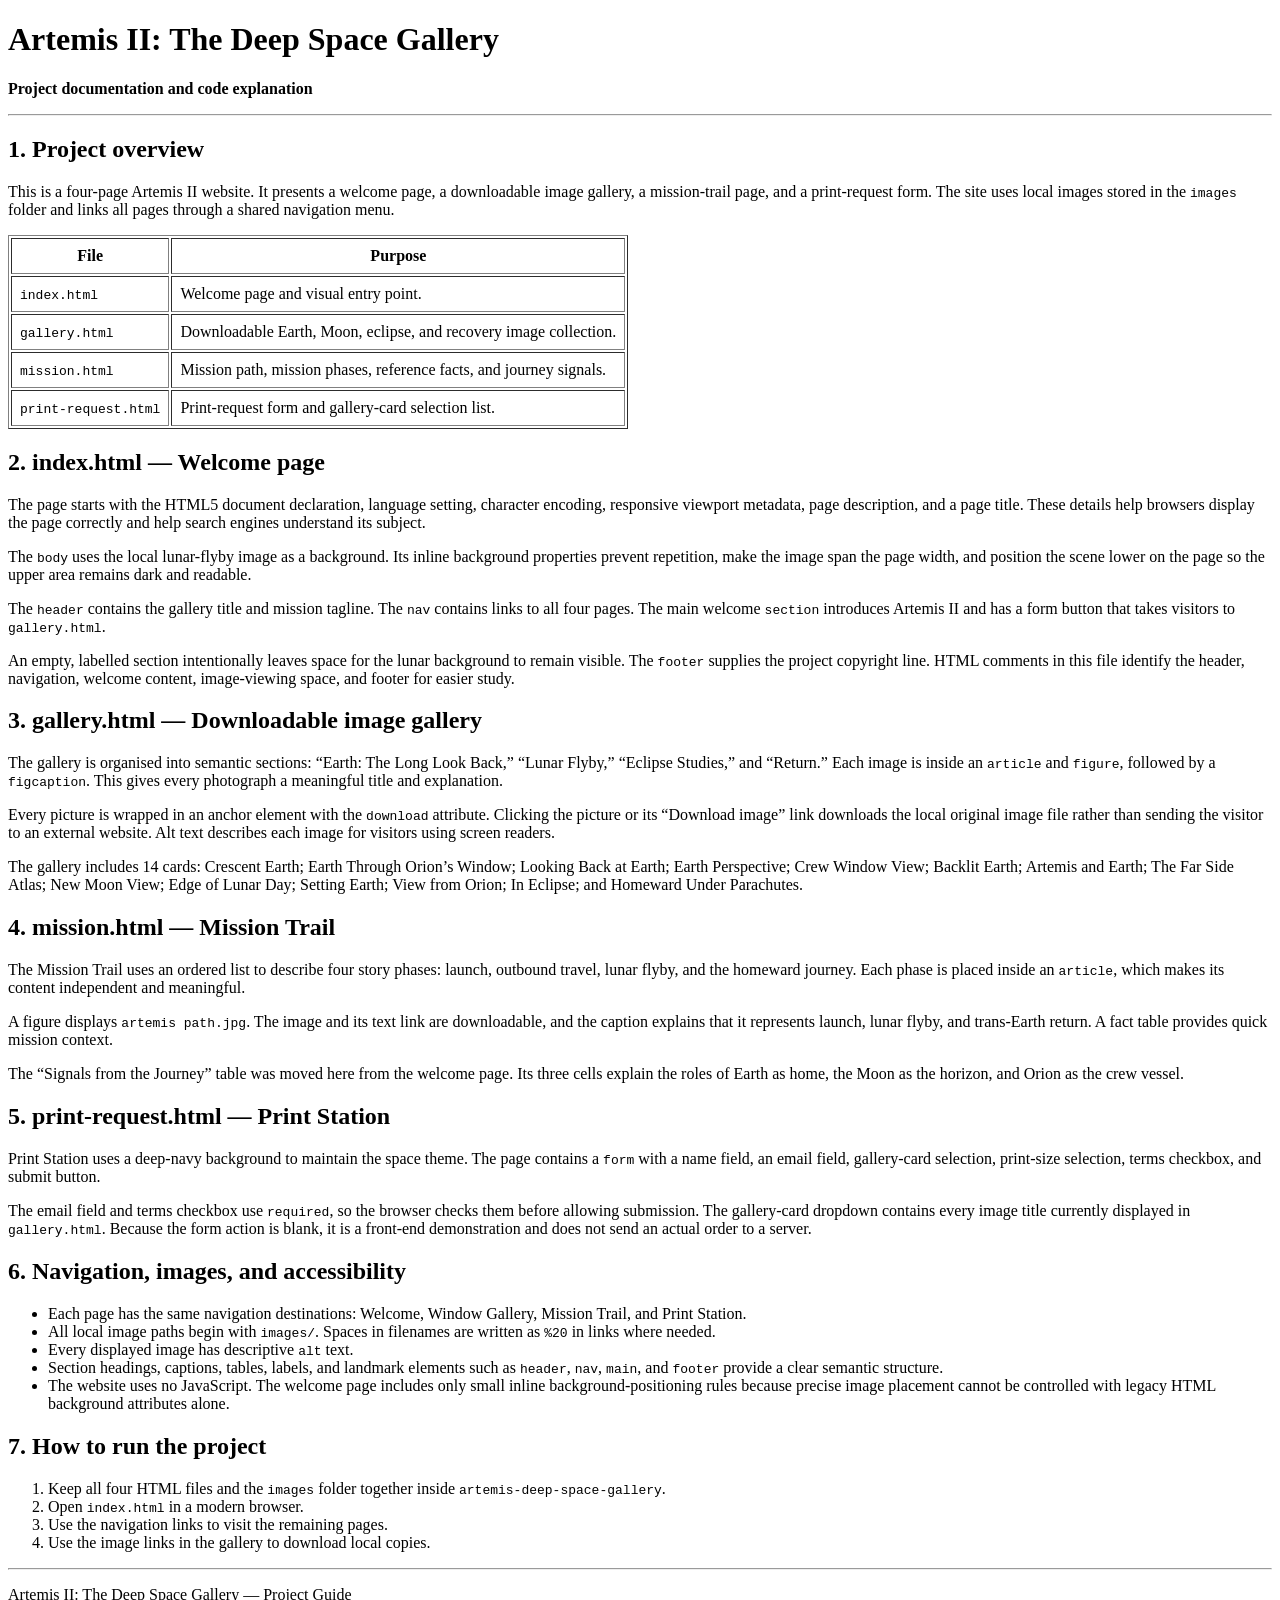
<file: project-guide.html>
<!DOCTYPE html>
<html lang="en">
<head>
  <meta charset="UTF-8">
  <title>Artemis II Deep Space Gallery — Project Guide</title>
</head>
<body>
  <header>
    <h1>Artemis II: The Deep Space Gallery</h1>
    <p><strong>Project documentation and code explanation</strong></p>
    <hr>
  </header>

  <main>
    <section>
      <h2>1. Project overview</h2>
      <p>This is a four-page Artemis II website. It presents a welcome page, a downloadable image gallery, a mission-trail page, and a print-request form. The site uses local images stored in the <code>images</code> folder and links all pages through a shared navigation menu.</p>
      <table border="1" cellpadding="8">
        <thead><tr><th>File</th><th>Purpose</th></tr></thead>
        <tbody>
          <tr><td><code>index.html</code></td><td>Welcome page and visual entry point.</td></tr>
          <tr><td><code>gallery.html</code></td><td>Downloadable Earth, Moon, eclipse, and recovery image collection.</td></tr>
          <tr><td><code>mission.html</code></td><td>Mission path, mission phases, reference facts, and journey signals.</td></tr>
          <tr><td><code>print-request.html</code></td><td>Print-request form and gallery-card selection list.</td></tr>
        </tbody>
      </table>
    </section>

    <section>
      <h2>2. index.html — Welcome page</h2>
      <p>The page starts with the HTML5 document declaration, language setting, character encoding, responsive viewport metadata, page description, and a page title. These details help browsers display the page correctly and help search engines understand its subject.</p>
      <p>The <code>body</code> uses the local lunar-flyby image as a background. Its inline background properties prevent repetition, make the image span the page width, and position the scene lower on the page so the upper area remains dark and readable.</p>
      <p>The <code>header</code> contains the gallery title and mission tagline. The <code>nav</code> contains links to all four pages. The main welcome <code>section</code> introduces Artemis II and has a form button that takes visitors to <code>gallery.html</code>.</p>
      <p>An empty, labelled section intentionally leaves space for the lunar background to remain visible. The <code>footer</code> supplies the project copyright line. HTML comments in this file identify the header, navigation, welcome content, image-viewing space, and footer for easier study.</p>
    </section>

    <section>
      <h2>3. gallery.html — Downloadable image gallery</h2>
      <p>The gallery is organised into semantic sections: “Earth: The Long Look Back,” “Lunar Flyby,” “Eclipse Studies,” and “Return.” Each image is inside an <code>article</code> and <code>figure</code>, followed by a <code>figcaption</code>. This gives every photograph a meaningful title and explanation.</p>
      <p>Every picture is wrapped in an anchor element with the <code>download</code> attribute. Clicking the picture or its “Download image” link downloads the local original image file rather than sending the visitor to an external website. Alt text describes each image for visitors using screen readers.</p>
      <p>The gallery includes 14 cards: Crescent Earth; Earth Through Orion’s Window; Looking Back at Earth; Earth Perspective; Crew Window View; Backlit Earth; Artemis and Earth; The Far Side Atlas; New Moon View; Edge of Lunar Day; Setting Earth; View from Orion; In Eclipse; and Homeward Under Parachutes.</p>
    </section>

    <section>
      <h2>4. mission.html — Mission Trail</h2>
      <p>The Mission Trail uses an ordered list to describe four story phases: launch, outbound travel, lunar flyby, and the homeward journey. Each phase is placed inside an <code>article</code>, which makes its content independent and meaningful.</p>
      <p>A figure displays <code>artemis path.jpg</code>. The image and its text link are downloadable, and the caption explains that it represents launch, lunar flyby, and trans-Earth return. A fact table provides quick mission context.</p>
      <p>The “Signals from the Journey” table was moved here from the welcome page. Its three cells explain the roles of Earth as home, the Moon as the horizon, and Orion as the crew vessel.</p>
    </section>

    <section>
      <h2>5. print-request.html — Print Station</h2>
      <p>Print Station uses a deep-navy background to maintain the space theme. The page contains a <code>form</code> with a name field, an email field, gallery-card selection, print-size selection, terms checkbox, and submit button.</p>
      <p>The email field and terms checkbox use <code>required</code>, so the browser checks them before allowing submission. The gallery-card dropdown contains every image title currently displayed in <code>gallery.html</code>. Because the form action is blank, it is a front-end demonstration and does not send an actual order to a server.</p>
    </section>

    <section>
      <h2>6. Navigation, images, and accessibility</h2>
      <ul>
        <li>Each page has the same navigation destinations: Welcome, Window Gallery, Mission Trail, and Print Station.</li>
        <li>All local image paths begin with <code>images/</code>. Spaces in filenames are written as <code>%20</code> in links where needed.</li>
        <li>Every displayed image has descriptive <code>alt</code> text.</li>
        <li>Section headings, captions, tables, labels, and landmark elements such as <code>header</code>, <code>nav</code>, <code>main</code>, and <code>footer</code> provide a clear semantic structure.</li>
        <li>The website uses no JavaScript. The welcome page includes only small inline background-positioning rules because precise image placement cannot be controlled with legacy HTML background attributes alone.</li>
      </ul>
    </section>

    <section>
      <h2>7. How to run the project</h2>
      <ol>
        <li>Keep all four HTML files and the <code>images</code> folder together inside <code>artemis-deep-space-gallery</code>.</li>
        <li>Open <code>index.html</code> in a modern browser.</li>
        <li>Use the navigation links to visit the remaining pages.</li>
        <li>Use the image links in the gallery to download local copies.</li>
      </ol>
    </section>
  </main>

  <footer>
    <hr>
    <p>Artemis II: The Deep Space Gallery — Project Guide</p>
  </footer>
</body>
</html>
</file>
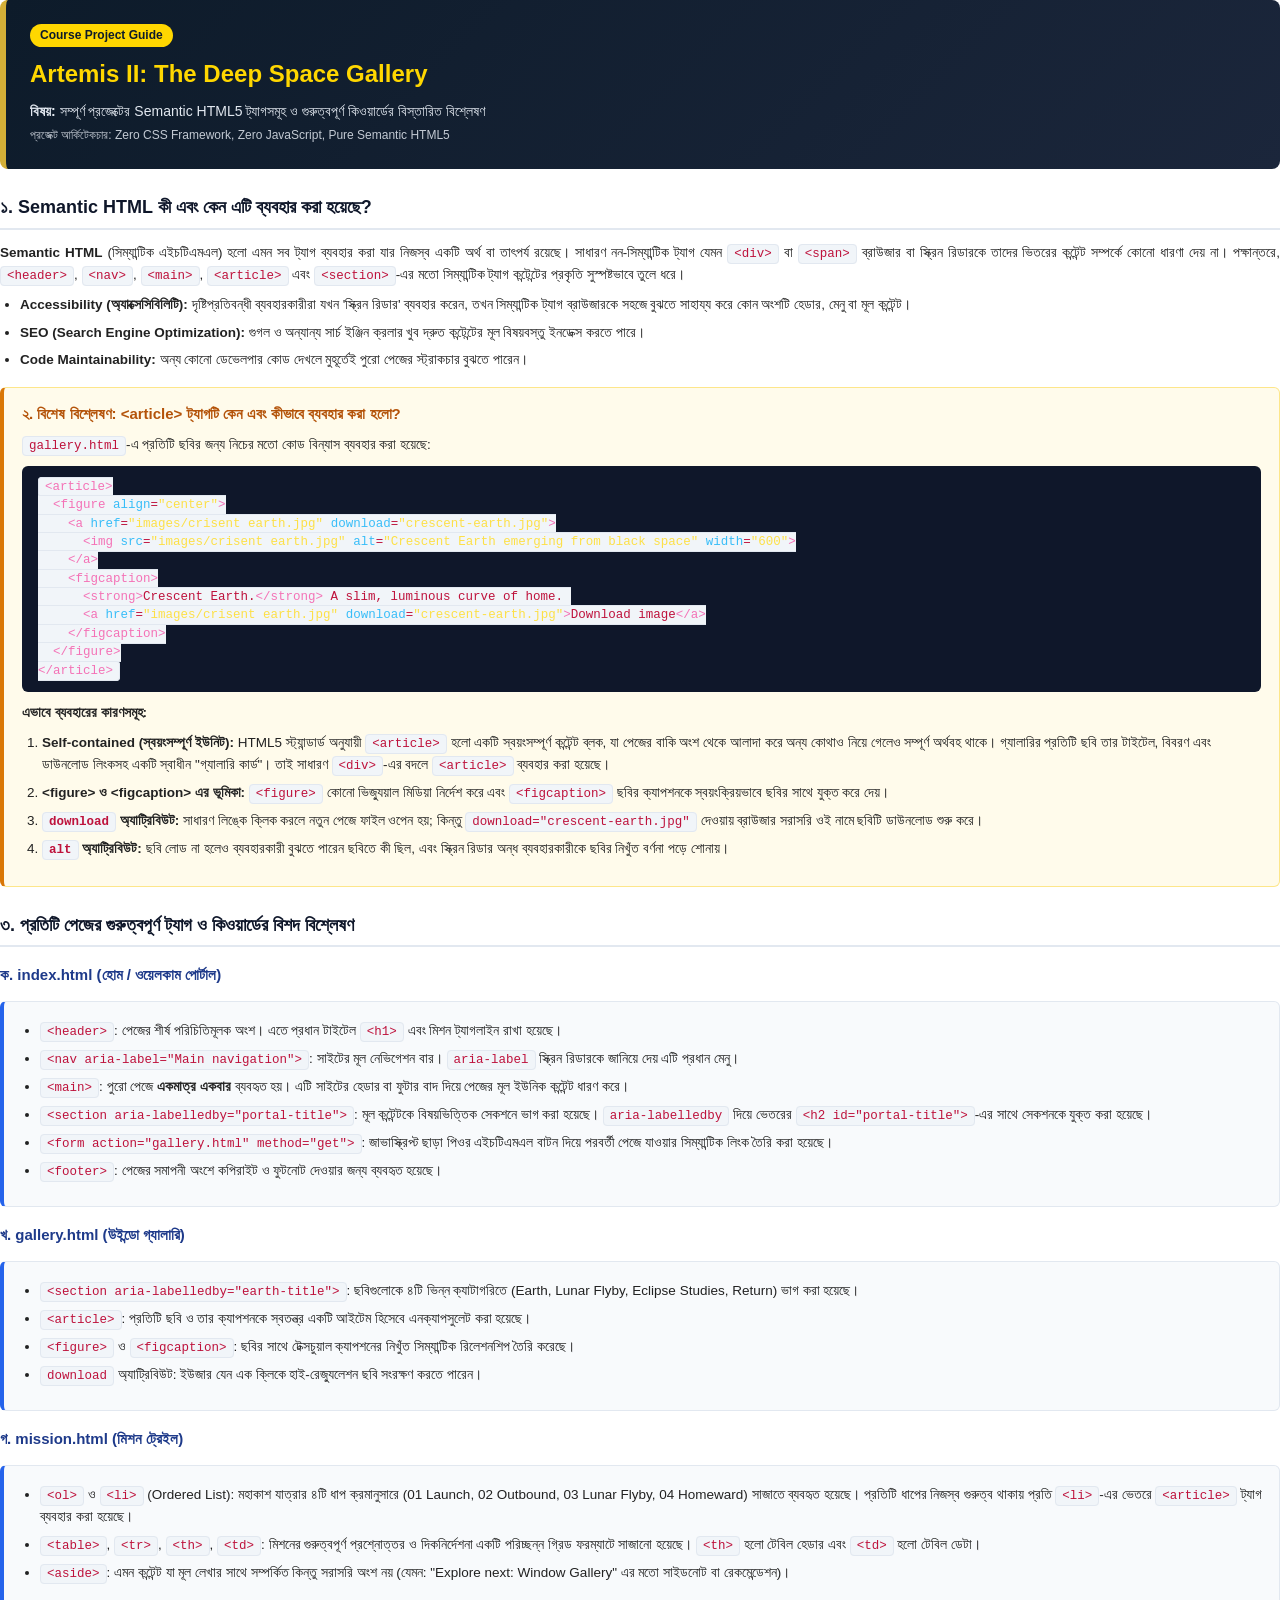
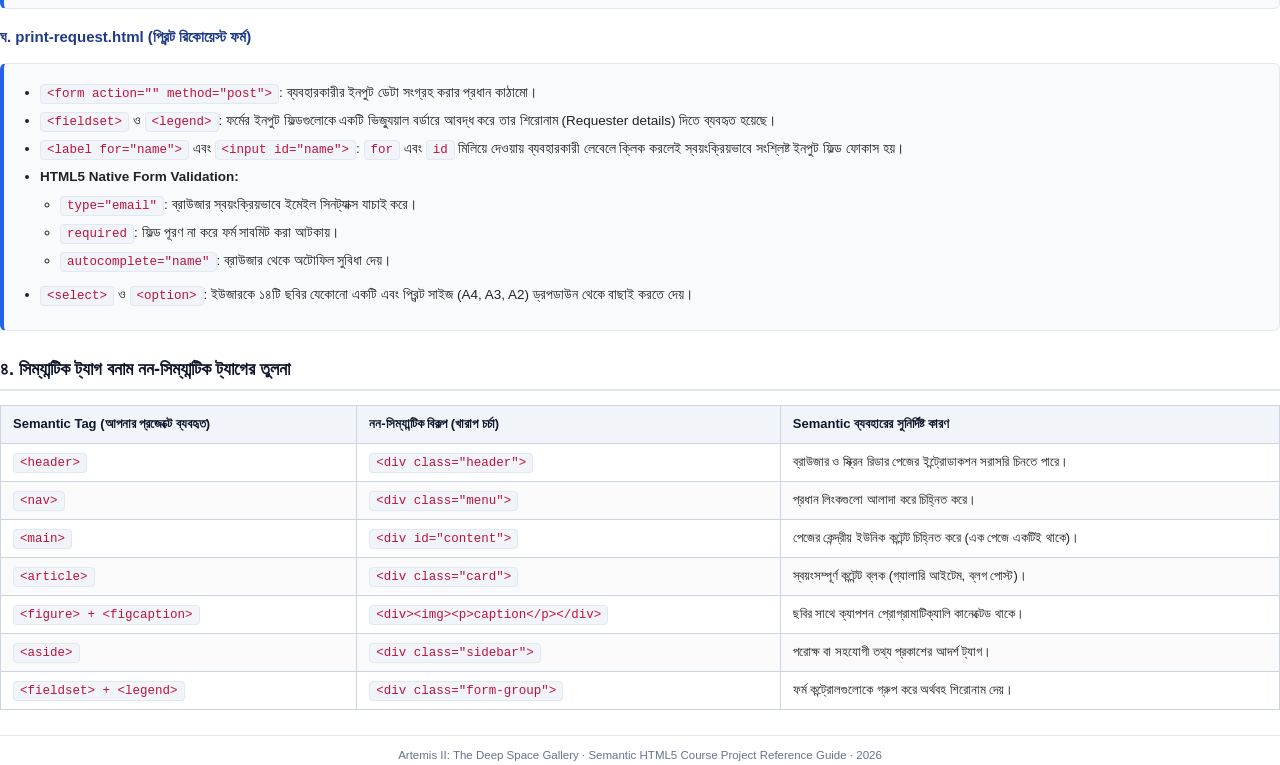
<file: semantic-html-guide.html>
<!DOCTYPE html>
<html lang="bn">
<head>
  <meta charset="UTF-8">
  <title>Artemis II - Semantic HTML5 Guide</title>
  <style>
    @page {
      size: A4;
      margin: 18mm 16mm 18mm 16mm;
    }
    body {
      font-family: 'Segoe UI', 'Nirmala UI', 'Kalpurush', 'SolaimanLipi', sans-serif;
      line-height: 1.6;
      color: #222;
      background: #fff;
      margin: 0;
      padding: 0;
      font-size: 13.5px;
    }
    .header-box {
      background: linear-gradient(135deg, #0d1b2a, #1b263b);
      color: #f1f5f9;
      padding: 24px;
      border-radius: 8px;
      margin-bottom: 24px;
      border-left: 6px solid #d4af37;
    }
    .header-box h1 {
      margin: 0 0 6px 0;
      font-size: 24px;
      color: #ffd700;
    }
    .header-box p {
      margin: 4px 0 0 0;
      font-size: 14px;
      color: #e2e8f0;
    }
    .badge {
      display: inline-block;
      background: #ffd700;
      color: #0d1b2a;
      padding: 2px 10px;
      border-radius: 12px;
      font-size: 12px;
      font-weight: bold;
      margin-bottom: 8px;
    }
    h2 {
      color: #0f172a;
      border-bottom: 2px solid #e2e8f0;
      padding-bottom: 6px;
      margin-top: 24px;
      margin-bottom: 12px;
      font-size: 18px;
      display: flex;
      align-items: center;
    }
    h3 {
      color: #1e3a8a;
      margin-top: 16px;
      margin-bottom: 8px;
      font-size: 15px;
    }
    p {
      margin: 8px 0;
      text-align: justify;
    }
    ul, ol {
      margin: 6px 0 12px 20px;
      padding: 0;
    }
    li {
      margin-bottom: 6px;
    }
    code {
      font-family: 'Consolas', 'Courier New', monospace;
      background: #f1f5f9;
      color: #be123c;
      padding: 2px 6px;
      border-radius: 4px;
      font-size: 12.5px;
      border: 1px solid #e2e8f0;
    }
    pre {
      background: #0f172a;
      color: #f8fafc;
      padding: 12px 16px;
      border-radius: 6px;
      font-family: 'Consolas', 'Courier New', monospace;
      font-size: 12px;
      overflow-x: auto;
      margin: 10px 0;
      line-height: 1.45;
    }
    pre .tag { color: #f472b6; }
    pre .attr { color: #38bdf8; }
    pre .val { color: #fde047; }
    pre .cmt { color: #94a3b8; font-style: italic; }
    .card {
      background: #f8fafc;
      border: 1px solid #e2e8f0;
      border-left: 4px solid #2563eb;
      padding: 12px 16px;
      border-radius: 6px;
      margin: 14px 0;
    }
    .highlight-card {
      background: #fffbeb;
      border: 1px solid #fde68a;
      border-left: 4px solid #d97706;
      padding: 14px 18px;
      border-radius: 6px;
      margin: 16px 0;
    }
    table {
      width: 100%;
      border-collapse: collapse;
      margin: 14px 0;
      font-size: 13px;
    }
    th, td {
      border: 1px solid #cbd5e1;
      padding: 8px 12px;
      text-align: left;
    }
    th {
      background: #f1f5f9;
      color: #0f172a;
      font-weight: 600;
    }
    tr:nth-child(even) td {
      background: #fafafa;
    }
    .page-break {
      page-break-before: always;
    }
    .footer-note {
      margin-top: 25px;
      padding-top: 10px;
      border-top: 1px solid #e2e8f0;
      text-align: center;
      font-size: 11.5px;
      color: #64748b;
    }
  </style>
</head>
<body>

  <div class="header-box">
    <span class="badge">Course Project Guide</span>
    <h1>Artemis II: The Deep Space Gallery</h1>
    <p><strong>বিষয়:</strong> সম্পূর্ণ প্রজেক্টের Semantic HTML5 ট্যাগসমূহ ও গুরুত্বপূর্ণ কিওয়ার্ডের বিস্তারিত বিশ্লেষণ</p>
    <p style="font-size: 12px; opacity: 0.85;">প্রজেক্ট আর্কিটেকচার: Zero CSS Framework, Zero JavaScript, Pure Semantic HTML5</p>
  </div>

  <h2>১. Semantic HTML কী এবং কেন এটি ব্যবহার করা হয়েছে?</h2>
  <p>
    <strong>Semantic HTML</strong> (সিম্যান্টিক এইচটিএমএল) হলো এমন সব ট্যাগ ব্যবহার করা যার নিজস্ব একটি অর্থ বা তাৎপর্য রয়েছে। সাধারণ নন-সিম্যান্টিক ট্যাগ যেমন <code>&lt;div&gt;</code> বা <code>&lt;span&gt;</code> ব্রাউজার বা স্ক্রিন রিডারকে তাদের ভিতরের কন্টেন্ট সম্পর্কে কোনো ধারণা দেয় না। পক্ষান্তরে, <code>&lt;header&gt;</code>, <code>&lt;nav&gt;</code>, <code>&lt;main&gt;</code>, <code>&lt;article&gt;</code> এবং <code>&lt;section&gt;</code>-এর মতো সিম্যান্টিক ট্যাগ কন্টেন্টের প্রকৃতি সুস্পষ্টভাবে তুলে ধরে।
  </p>
  <ul>
    <li><strong>Accessibility (অ্যাক্সেসিবিলিটি):</strong> দৃষ্টিপ্রতিবন্ধী ব্যবহারকারীরা যখন 'স্ক্রিন রিডার' ব্যবহার করেন, তখন সিম্যান্টিক ট্যাগ ব্রাউজারকে সহজে বুঝতে সাহায্য করে কোন অংশটি হেডার, মেনু বা মূল কন্টেন্ট।</li>
    <li><strong>SEO (Search Engine Optimization):</strong> গুগল ও অন্যান্য সার্চ ইঞ্জিন ক্রলার খুব দ্রুত কন্টেন্টের মূল বিষয়বস্তু ইনডেক্স করতে পারে।</li>
    <li><strong>Code Maintainability:</strong> অন্য কোনো ডেভেলপার কোড দেখলে মুহূর্তেই পুরো পেজের স্ট্রাকচার বুঝতে পারেন।</li>
  </ul>

  <div class="highlight-card">
    <h3 style="margin-top: 0; color: #b45309;">২. বিশেষ বিশ্লেষণ: &lt;article&gt; ট্যাগটি কেন এবং কীভাবে ব্যবহার করা হলো?</h3>
    <p>
      <code>gallery.html</code>-এ প্রতিটি ছবির জন্য নিচের মতো কোড বিন্যাস ব্যবহার করা হয়েছে:
    </p>
<pre><code><span class="tag">&lt;article&gt;</span>
  <span class="tag">&lt;figure</span> <span class="attr">align</span>=<span class="val">"center"</span><span class="tag">&gt;</span>
    <span class="tag">&lt;a</span> <span class="attr">href</span>=<span class="val">"images/crisent earth.jpg"</span> <span class="attr">download</span>=<span class="val">"crescent-earth.jpg"</span><span class="tag">&gt;</span>
      <span class="tag">&lt;img</span> <span class="attr">src</span>=<span class="val">"images/crisent earth.jpg"</span> <span class="attr">alt</span>=<span class="val">"Crescent Earth emerging from black space"</span> <span class="attr">width</span>=<span class="val">"600"</span><span class="tag">&gt;</span>
    <span class="tag">&lt;/a&gt;</span>
    <span class="tag">&lt;figcaption&gt;</span>
      <span class="tag">&lt;strong&gt;</span>Crescent Earth.<span class="tag">&lt;/strong&gt;</span> A slim, luminous curve of home. 
      <span class="tag">&lt;a</span> <span class="attr">href</span>=<span class="val">"images/crisent earth.jpg"</span> <span class="attr">download</span>=<span class="val">"crescent-earth.jpg"</span><span class="tag">&gt;</span>Download image<span class="tag">&lt;/a&gt;</span>
    <span class="tag">&lt;/figcaption&gt;</span>
  <span class="tag">&lt;/figure&gt;</span>
<span class="tag">&lt;/article&gt;</span></code></pre>
    <p><strong>এভাবে ব্যবহারের কারণসমূহ:</strong></p>
    <ol>
      <li><strong>Self-contained (স্বয়ংসম্পূর্ণ ইউনিট):</strong> HTML5 স্ট্যান্ডার্ড অনুযায়ী <code>&lt;article&gt;</code> হলো একটি স্বয়ংসম্পূর্ণ কন্টেন্ট ব্লক, যা পেজের বাকি অংশ থেকে আলাদা করে অন্য কোথাও নিয়ে গেলেও সম্পূর্ণ অর্থবহ থাকে। গ্যালারির প্রতিটি ছবি তার টাইটেল, বিবরণ এবং ডাউনলোড লিংকসহ একটি স্বাধীন "গ্যালারি কার্ড"। তাই সাধারণ <code>&lt;div&gt;</code>-এর বদলে <code>&lt;article&gt;</code> ব্যবহার করা হয়েছে।</li>
      <li><strong>&lt;figure&gt; ও &lt;figcaption&gt; এর ভূমিকা:</strong> <code>&lt;figure&gt;</code> কোনো ভিজ্যুয়াল মিডিয়া নির্দেশ করে এবং <code>&lt;figcaption&gt;</code> ছবির ক্যাপশনকে স্বয়ংক্রিয়ভাবে ছবির সাথে যুক্ত করে দেয়।</li>
      <li><strong><code>download</code> অ্যাট্রিবিউট:</strong> সাধারণ লিঙ্কে ক্লিক করলে নতুন পেজে ফাইল ওপেন হয়; কিন্তু <code>download="crescent-earth.jpg"</code> দেওয়ায় ব্রাউজার সরাসরি ওই নামে ছবিটি ডাউনলোড শুরু করে।</li>
      <li><strong><code>alt</code> অ্যাট্রিবিউট:</strong> ছবি লোড না হলেও ব্যবহারকারী বুঝতে পারেন ছবিতে কী ছিল, এবং স্ক্রিন রিডার অন্ধ ব্যবহারকারীকে ছবির নিখুঁত বর্ণনা পড়ে শোনায়।</li>
    </ol>
  </div>

  <div class="page-break"></div>

  <h2>৩. প্রতিটি পেজের গুরুত্বপূর্ণ ট্যাগ ও কিওয়ার্ডের বিশদ বিশ্লেষণ</h2>

  <h3>ক. index.html (হোম / ওয়েলকাম পোর্টাল)</h3>
  <div class="card">
    <ul>
      <li><code>&lt;header&gt;</code>: পেজের শীর্ষ পরিচিতিমূলক অংশ। এতে প্রধান টাইটেল <code>&lt;h1&gt;</code> এবং মিশন ট্যাগলাইন রাখা হয়েছে।</li>
      <li><code>&lt;nav aria-label="Main navigation"&gt;</code>: সাইটের মূল নেভিগেশন বার। <code>aria-label</code> স্ক্রিন রিডারকে জানিয়ে দেয় এটি প্রধান মেনু।</li>
      <li><code>&lt;main&gt;</code>: পুরো পেজে <strong>একমাত্র একবার</strong> ব্যবহৃত হয়। এটি সাইটের হেডার বা ফুটার বাদ দিয়ে পেজের মূল ইউনিক কন্টেন্ট ধারণ করে।</li>
      <li><code>&lt;section aria-labelledby="portal-title"&gt;</code>: মূল কন্টেন্টকে বিষয়ভিত্তিক সেকশনে ভাগ করা হয়েছে। <code>aria-labelledby</code> দিয়ে ভেতরের <code>&lt;h2 id="portal-title"&gt;</code>-এর সাথে সেকশনকে যুক্ত করা হয়েছে।</li>
      <li><code>&lt;form action="gallery.html" method="get"&gt;</code>: জাভাস্ক্রিপ্ট ছাড়া পিওর এইচটিএমএল বাটন দিয়ে পরবর্তী পেজে যাওয়ার সিম্যান্টিক লিংক তৈরি করা হয়েছে।</li>
      <li><code>&lt;footer&gt;</code>: পেজের সমাপনী অংশে কপিরাইট ও ফুটনোট দেওয়ার জন্য ব্যবহৃত হয়েছে।</li>
    </ul>
  </div>

  <h3>খ. gallery.html (উইন্ডো গ্যালারি)</h3>
  <div class="card">
    <ul>
      <li><code>&lt;section aria-labelledby="earth-title"&gt;</code>: ছবিগুলোকে ৪টি ভিন্ন ক্যাটাগরিতে (Earth, Lunar Flyby, Eclipse Studies, Return) ভাগ করা হয়েছে।</li>
      <li><code>&lt;article&gt;</code>: প্রতিটি ছবি ও তার ক্যাপশনকে স্বতন্ত্র একটি আইটেম হিসেবে এনক্যাপসুলেট করা হয়েছে।</li>
      <li><code>&lt;figure&gt;</code> ও <code>&lt;figcaption&gt;</code>: ছবির সাথে টেক্সচুয়াল ক্যাপশনের নিখুঁত সিম্যান্টিক রিলেশনশিপ তৈরি করেছে।</li>
      <li><code>download</code> অ্যাট্রিবিউট: ইউজার যেন এক ক্লিকে হাই-রেজ্যুলেশন ছবি সংরক্ষণ করতে পারেন।</li>
    </ul>
  </div>

  <h3>গ. mission.html (মিশন ট্রেইল)</h3>
  <div class="card">
    <ul>
      <li><code>&lt;ol&gt;</code> ও <code>&lt;li&gt;</code> (Ordered List): মহাকাশ যাত্রার ৪টি ধাপ ক্রমানুসারে (01 Launch, 02 Outbound, 03 Lunar Flyby, 04 Homeward) সাজাতে ব্যবহৃত হয়েছে। প্রতিটি ধাপের নিজস্ব গুরুত্ব থাকায় প্রতি <code>&lt;li&gt;</code>-এর ভেতরে <code>&lt;article&gt;</code> ট্যাগ ব্যবহার করা হয়েছে।</li>
      <li><code>&lt;table&gt;</code>, <code>&lt;tr&gt;</code>, <code>&lt;th&gt;</code>, <code>&lt;td&gt;</code>: মিশনের গুরুত্বপূর্ণ প্রশ্নোত্তর ও দিকনির্দেশনা একটি পরিচ্ছন্ন গ্রিড ফরম্যাটে সাজানো হয়েছে। <code>&lt;th&gt;</code> হলো টেবিল হেডার এবং <code>&lt;td&gt;</code> হলো টেবিল ডেটা।</li>
      <li><code>&lt;aside&gt;</code>: এমন কন্টেন্ট যা মূল লেখার সাথে সম্পর্কিত কিন্তু সরাসরি অংশ নয় (যেমন: "Explore next: Window Gallery" এর মতো সাইডনোট বা রেকমেন্ডেশন)।</li>
    </ul>
  </div>

  <h3>ঘ. print-request.html (প্রিন্ট রিকোয়েস্ট ফর্ম)</h3>
  <div class="card">
    <ul>
      <li><code>&lt;form action="" method="post"&gt;</code>: ব্যবহারকারীর ইনপুট ডেটা সংগ্রহ করার প্রধান কাঠামো।</li>
      <li><code>&lt;fieldset&gt;</code> ও <code>&lt;legend&gt;</code>: ফর্মের ইনপুট ফিল্ডগুলোকে একটি ভিজ্যুয়াল বর্ডারে আবদ্ধ করে তার শিরোনাম (Requester details) দিতে ব্যবহৃত হয়েছে।</li>
      <li><code>&lt;label for="name"&gt;</code> এবং <code>&lt;input id="name"&gt;</code>: <code>for</code> এবং <code>id</code> মিলিয়ে দেওয়ায় ব্যবহারকারী লেবেলে ক্লিক করলেই স্বয়ংক্রিয়ভাবে সংশ্লিষ্ট ইনপুট ফিল্ড ফোকাস হয়।</li>
      <li><strong>HTML5 Native Form Validation:</strong>
        <ul>
          <li><code>type="email"</code>: ব্রাউজার স্বয়ংক্রিয়ভাবে ইমেইল সিনট্যাক্স যাচাই করে।</li>
          <li><code>required</code>: ফিল্ড পূরণ না করে ফর্ম সাবমিট করা আটকায়।</li>
          <li><code>autocomplete="name"</code>: ব্রাউজার থেকে অটোফিল সুবিধা দেয়।</li>
        </ul>
      </li>
      <li><code>&lt;select&gt;</code> ও <code>&lt;option&gt;</code>: ইউজারকে ১৪টি ছবির যেকোনো একটি এবং প্রিন্ট সাইজ (A4, A3, A2) ড্রপডাউন থেকে বাছাই করতে দেয়।</li>
    </ul>
  </div>

  <h2>৪. সিম্যান্টিক ট্যাগ বনাম নন-সিম্যান্টিক ট্যাগের তুলনা</h2>
  <table>
    <thead>
      <tr>
        <th>Semantic Tag (আপনার প্রজেক্টে ব্যবহৃত)</th>
        <th>নন-সিম্যান্টিক বিকল্প (খারাপ চর্চা)</th>
        <th>Semantic ব্যবহারের সুনির্দিষ্ট কারণ</th>
      </tr>
    </thead>
    <tbody>
      <tr>
        <td><code>&lt;header&gt;</code></td>
        <td><code>&lt;div class="header"&gt;</code></td>
        <td>ব্রাউজার ও স্ক্রিন রিডার পেজের ইন্ট্রোডাকশন সরাসরি চিনতে পারে।</td>
      </tr>
      <tr>
        <td><code>&lt;nav&gt;</code></td>
        <td><code>&lt;div class="menu"&gt;</code></td>
        <td>প্রধান লিংকগুলো আলাদা করে চিহ্নিত করে।</td>
      </tr>
      <tr>
        <td><code>&lt;main&gt;</code></td>
        <td><code>&lt;div id="content"&gt;</code></td>
        <td>পেজের কেন্দ্রীয় ইউনিক কন্টেন্ট চিহ্নিত করে (এক পেজে একটিই থাকে)।</td>
      </tr>
      <tr>
        <td><code>&lt;article&gt;</code></td>
        <td><code>&lt;div class="card"&gt;</code></td>
        <td>স্বয়ংসম্পূর্ণ কন্টেন্ট ব্লক (গ্যালারি আইটেম, ব্লগ পোস্ট)।</td>
      </tr>
      <tr>
        <td><code>&lt;figure&gt; + &lt;figcaption&gt;</code></td>
        <td><code>&lt;div&gt;&lt;img&gt;&lt;p&gt;caption&lt;/p&gt;&lt;/div&gt;</code></td>
        <td>ছবির সাথে ক্যাপশন প্রোগ্রামাটিক্যালি কানেক্টেড থাকে।</td>
      </tr>
      <tr>
        <td><code>&lt;aside&gt;</code></td>
        <td><code>&lt;div class="sidebar"&gt;</code></td>
        <td>পরোক্ষ বা সহযোগী তথ্য প্রকাশের আদর্শ ট্যাগ।</td>
      </tr>
      <tr>
        <td><code>&lt;fieldset&gt; + &lt;legend&gt;</code></td>
        <td><code>&lt;div class="form-group"&gt;</code></td>
        <td>ফর্ম কন্ট্রোলগুলোকে গ্রুপ করে অর্থবহ শিরোনাম দেয়।</td>
      </tr>
    </tbody>
  </table>

  <div class="footer-note">
    Artemis II: The Deep Space Gallery &middot; Semantic HTML5 Course Project Reference Guide &middot; 2026
  </div>

</body>
</html>
</file>
<file: styles.css>
/* ==========================================================================
   Artemis II: The Deep Space Gallery - Stylesheet with Explanations
   ========================================================================== */

/* 
  [1. GOOGLE FONTS IMPORT]
  We fetch two modern fonts from Google:
  - 'Space Grotesk': A futuristic font used for titles & headings.
  - 'Outfit': A clean, readable font used for body text.
*/
@import url('https://fonts.googleapis.com/css2?family=Outfit:wght@300;400;500;600;700&family=Space+Grotesk:wght@400;500;600;700&display=swap');

/* 
  [2. CSS VARIABLES (:root)]
  Variables are like storage boxes. We define colors and styles once here,
  and reuse them everywhere in the file. If we want to change a color later,
  we only need to change it here!
*/
:root {
  /* Fonts */
  --font-main: 'Outfit', -apple-system, BlinkMacSystemFont, sans-serif;
  --font-heading: 'Space Grotesk', sans-serif;

  /* Theme Colors */
  --bg-space: #05070f;                      /* Deep space dark background */
  --bg-gradient: radial-gradient(circle at 50% 10%, #151b36 0%, #070a14 55%, #030408 100%);
  --bg-card: rgba(15, 23, 42, 0.72);       /* Semi-transparent slate for glass cards */
  --bg-card-hover: rgba(22, 33, 62, 0.85);  /* Slightly brighter when hovering */
  --bg-nav: rgba(10, 15, 30, 0.8);          /* Floating navbar background */

  /* Glass borders & glow effects */
  --border-glass: rgba(255, 255, 255, 0.12); /* Subtle white border for glass look */
  --border-glass-glow: rgba(56, 189, 248, 0.4);

  /* Accent Colors */
  --accent-gold: #f59e0b;                   /* Artemis Gold accent */
  --accent-gold-glow: rgba(245, 158, 11, 0.35);
  --accent-cyan: #38bdf8;                   /* Starlight Cyan accent */
  --accent-cyan-dark: #0284c7;
  --accent-cyan-glow: rgba(56, 189, 248, 0.35);
  
  /* Text Colors */
  --text-main: #f8fafc;                     /* Bright readable text */
  --text-muted: #94a3b8;                    /* Soft gray for descriptions */
  --text-dim: #64748b;                      /* Darker gray for footnotes */

  /* Border Radii (Corner Roundness) */
  --radius-sm: 8px;
  --radius-md: 14px;
  --radius-lg: 20px;
  --radius-pill: 9999px;                    /* Fully rounded pill shape */

  /* Animation Speeds */
  --transition-fast: 0.2s ease;
  --transition-normal: 0.3s ease;
  --transition-slow: 0.5s ease;
}

/* 
  [3. CSS RESET & GLOBAL RULES]
  - 'box-sizing: border-box': By default, CSS adds padding on top of width,
    which often breaks layouts. border-box ensures padding is included INSIDE the width.
  - 'scroll-behavior: smooth': Makes clicking page links scroll smoothly instead of jumping instantly.
*/
*, *::before, *::after {
  box-sizing: border-box;
}

html {
  scroll-behavior: smooth;
}

/* 
  [4. BODY STYLING]
  - 'min-height: 100vh': Ensures the page fills at least the entire screen height.
  - 'display: flex' & 'flex-direction: column': Pushes the <footer> to the bottom naturally.
  - 'background-attachment: fixed': Keeps the cosmic background static while scrolling.
*/
body {
  margin: 0;
  padding: 0;
  min-height: 100vh;
  font-family: var(--font-main);
  font-size: 16px;
  line-height: 1.65;
  color: var(--text-main);
  background: var(--bg-space) var(--bg-gradient) no-repeat fixed center;
  background-size: cover;
  display: flex;
  flex-direction: column;
}

/* Optional helper for home page background image alignment */
body.home-page {
  background-attachment: fixed;
  background-position: center top;
}

/* 
  [5. TYPOGRAPHY (Headings & Links)]
  - 'clamp(min, preferred, max)': Automatically resizes text based on screen size!
    On mobile it stays at min, on desktop it expands up to max.
  - '-webkit-background-clip: text': Clips a shiny gradient color inside the letters of <h1>.
*/
h1, h2, h3, h4 {
  font-family: var(--font-heading);
  letter-spacing: -0.02em;
  color: var(--text-main);
  margin-top: 0;
}

h1 {
  font-size: clamp(2rem, 5vw, 3.2rem);
  font-weight: 700;
  line-height: 1.15;
  /* Shiny gradient text effect */
  background: linear-gradient(135deg, #ffffff 40%, #94a3b8 100%);
  -webkit-background-clip: text;
  -webkit-text-fill-color: transparent;
  margin-bottom: 0.5rem;
}

h2 {
  font-size: clamp(1.5rem, 3.5vw, 2.2rem);
  font-weight: 600;
  margin-bottom: 1.25rem;
  color: #ffffff;
}

h3 {
  font-size: 1.25rem;
  font-weight: 600;
  color: var(--accent-cyan);
}

p {
  color: var(--text-muted);
  margin-bottom: 1rem;
}

/* Link hover with cyan glow */
a {
  color: var(--accent-cyan);
  text-decoration: none;
  transition: color var(--transition-fast), text-shadow var(--transition-fast);
}

a:hover {
  color: #7dd3fc;
  text-shadow: 0 0 10px var(--accent-cyan-glow);
}

/* Horizontal line with smooth fade on both ends */
hr {
  border: none;
  height: 1px;
  background: linear-gradient(90deg, transparent, var(--border-glass), transparent);
  margin: 2rem 0;
}

/* 
  [6. MAIN CONTENT CONTAINER]
  - 'max-width: 1200px': Keeps content centered so it doesn't stretch too wide on huge monitors.
  - 'margin: 0 auto': Centers the container horizontally.
*/
main {
  flex: 1 0 auto;
  width: 100%;
  max-width: 1200px;
  margin: 0 auto;
  padding: 2.5rem 1.5rem;
}

/* 
  [7. HEADER]
  - The badge above the title is styled as a glowing pill box.
*/
header {
  padding: 2.5rem 1.5rem 1rem 1.5rem;
  text-align: center;
  position: relative;
}

/* The first paragraph in header (e.g. "NASA ARTEMIS II" badge) */
header > p:first-child {
  display: inline-block;
  font-family: var(--font-heading);
  font-size: 0.85rem;
  font-weight: 600;
  letter-spacing: 0.25em;
  text-transform: uppercase;
  color: var(--accent-gold);
  background: rgba(245, 158, 11, 0.1);
  border: 1px solid rgba(245, 158, 11, 0.25);
  padding: 0.35rem 1.25rem;
  border-radius: var(--radius-pill);
  margin-bottom: 1rem;
}

header > p:nth-of-type(2) {
  font-size: 1.15rem;
  max-width: 650px;
  margin: 0.5rem auto 0 auto;
}

/* 
  [8. NAVIGATION BAR (<nav>)]
  - 'position: sticky; top: 1rem': Sticks to the top of the screen when the user scrolls!
  - 'backdrop-filter: blur(16px)': Creates the trendy Apple-style frosted-glass effect.
  - 'border-radius: 9999px': Rounds the nav bar into a sleek pill shape.
*/
nav {
  position: sticky;
  top: 1rem;
  z-index: 100;
  margin: 0.5rem auto 2rem auto;
  max-width: fit-content;
  padding: 0 1rem;
}

nav p {
  display: flex;
  align-items: center;
  justify-content: center;
  flex-wrap: wrap;
  gap: 0.5rem;
  margin: 0;
  padding: 0.5rem 0.75rem;
  background: var(--bg-nav);
  backdrop-filter: blur(16px);
  -webkit-backdrop-filter: blur(16px);
  border: 1px solid var(--border-glass);
  border-radius: var(--radius-pill);
  box-shadow: 0 8px 32px rgba(0, 0, 0, 0.4), 0 0 15px rgba(56, 189, 248, 0.1);
}

/* Individual navigation link buttons */
nav a {
  display: inline-flex;
  align-items: center;
  padding: 0.45rem 1.15rem;
  font-size: 0.92rem;
  font-weight: 500;
  color: var(--text-muted);
  border-radius: var(--radius-pill);
  transition: all var(--transition-fast);
}

nav a:hover {
  color: #ffffff;
  background: rgba(255, 255, 255, 0.08);
  transform: translateY(-1px); /* Slight lift on hover */
}

/* The active page indicator (highlighted in cyan) */
nav a.active,
nav a[aria-current="page"] {
  color: #05070f;
  background: var(--accent-cyan);
  font-weight: 600;
  box-shadow: 0 0 16px var(--accent-cyan-glow);
}

/* Ensures any stray text or separators inside nav don't distort alignment */
nav p {
  font-size: 0;
}
nav p a {
  font-size: 0.92rem;
}

/* 
  [9. HOME / HERO SECTION (index.html)]
  - Frosted glass container with soft shadow and entry animation.
*/
.hero-card {
  background: var(--bg-card);
  backdrop-filter: blur(16px);
  -webkit-backdrop-filter: blur(16px);
  border: 1px solid var(--border-glass);
  border-radius: var(--radius-lg);
  padding: 3.5rem 2rem;
  max-width: 800px;
  margin: 2rem auto;
  text-align: center;
  box-shadow: 0 20px 50px rgba(0, 0, 0, 0.5);
  animation: fadeIn 0.8s ease-out; /* Smooth entry fade */
}

.hero-card p {
  font-size: 1.1rem;
  line-height: 1.8;
  max-width: 650px;
  margin-left: auto;
  margin-right: auto;
}

/* 
  [10. BUTTON STYLING]
  - Linear gradient with glowing cyan box-shadow.
  - Hover: scales up slightly (scale: 1.02) and intensifies the glow.
*/
button, .btn {
  font-family: var(--font-heading);
  display: inline-flex;
  align-items: center;
  justify-content: center;
  padding: 0.9rem 2rem;
  font-size: 1.05rem;
  font-weight: 600;
  letter-spacing: 0.04em;
  color: #040814;
  background: linear-gradient(135deg, #38bdf8 0%, #0284c7 100%);
  border: none;
  border-radius: var(--radius-pill);
  cursor: pointer;
  box-shadow: 0 0 25px var(--accent-cyan-glow), 0 4px 15px rgba(0, 0, 0, 0.4);
  transition: all var(--transition-normal);
  text-decoration: none;
}

button:hover, .btn:hover {
  transform: translateY(-3px) scale(1.02);
  box-shadow: 0 0 35px rgba(56, 189, 248, 0.6), 0 8px 25px rgba(0, 0, 0, 0.5);
  color: #ffffff;
  background: linear-gradient(135deg, #0ea5e9 0%, #0369a1 100%);
}

button:active, .btn:active {
  transform: translateY(-1px) scale(0.99); /* Pressed effect */
}

/* 
  [11. GALLERY SYSTEM (gallery.html)]
  - 'display: grid': Creates a responsive multi-column layout.
  - 'repeat(auto-fill, minmax(320px, 1fr))': Automatically calculates how many 
    cards can fit on the screen without needing complex media queries!
*/
.gallery-section {
  margin-bottom: 4rem;
}

.gallery-section-title {
  display: flex;
  align-items: center;
  gap: 1rem;
  margin-bottom: 2rem;
}

/* Glowing dividing line next to section title */
.gallery-section-title::after {
  content: "";
  flex: 1;
  height: 1px;
  background: linear-gradient(90deg, var(--border-glass-glow), transparent);
}

.gallery-grid {
  display: grid;
  grid-template-columns: repeat(auto-fill, minmax(320px, 1fr));
  gap: 2rem;
}

/* 
  [12. GALLERY CARD (<article>)]
  - Glass card styling with rounded corners.
  - Hover: card lifts up by 6px (-translateY) with glowing border.
*/
article.gallery-card,
.gallery-grid article {
  background: var(--bg-card);
  backdrop-filter: blur(12px);
  -webkit-backdrop-filter: blur(12px);
  border: 1px solid var(--border-glass);
  border-radius: var(--radius-md);
  overflow: hidden;
  display: flex;
  flex-direction: column;
  transition: transform var(--transition-normal), box-shadow var(--transition-normal), border-color var(--transition-normal);
  box-shadow: 0 8px 24px rgba(0, 0, 0, 0.35);
}

article.gallery-card:hover,
.gallery-grid article:hover {
  transform: translateY(-6px);
  border-color: var(--border-glass-glow);
  box-shadow: 0 16px 40px rgba(0, 0, 0, 0.6), 0 0 25px var(--accent-cyan-glow);
}

article figure {
  margin: 0;
  display: flex;
  flex-direction: column;
  height: 100%;
}

/* Image container with 'overflow: hidden' so the image zoom doesn't spill outside */
article figure a {
  display: block;
  overflow: hidden;
  background: #000;
  position: relative;
}

/* Smooth zoom when hovering over card */
article figure img {
  width: 100%;
  height: 250px;
  object-fit: cover; /* Crops image neatly without distorting aspect ratio */
  display: block;
  transition: transform var(--transition-slow);
}

article:hover figure img {
  transform: scale(1.06); /* Zooms in 6% */
}

/* Card caption & text area */
article figcaption {
  padding: 1.25rem 1.5rem;
  display: flex;
  flex-direction: column;
  flex-grow: 1;
  justify-content: space-between;
  gap: 1rem;
  font-size: 0.95rem;
  line-height: 1.6;
}

article figcaption strong {
  color: #ffffff;
  font-size: 1.05rem;
  display: block;
  margin-bottom: 0.25rem;
}

/* Modern Download Pill Button inside Figcaption */
article figcaption a[download] {
  display: inline-flex;
  align-items: center;
  justify-content: center;
  gap: 0.5rem;
  padding: 0.5rem 1rem;
  background: rgba(56, 189, 248, 0.1);
  border: 1px solid rgba(56, 189, 248, 0.3);
  color: var(--accent-cyan);
  border-radius: var(--radius-sm);
  font-size: 0.88rem;
  font-weight: 500;
  margin-top: auto;
  transition: all var(--transition-fast);
}

article figcaption a[download]:hover {
  background: var(--accent-cyan);
  color: #040814;
  box-shadow: 0 0 15px var(--accent-cyan-glow);
  text-shadow: none;
}

article figcaption a[download]::before {
  content: "⬇"; /* Download icon added via CSS */
  font-size: 0.95rem;
}

/* 
  [13. MISSION TRAIL (mission.html)]
  - Mission path diagram styling.
*/
.trail-diagram {
  max-width: 700px;
  margin: 0 auto 3rem auto;
  text-align: center;
}

.trail-diagram img {
  max-width: 100%;
  height: auto;
  border-radius: var(--radius-md);
  border: 1px solid var(--border-glass);
  box-shadow: 0 10px 30px rgba(0, 0, 0, 0.5);
  transition: transform var(--transition-normal);
}

.trail-diagram img:hover {
  transform: scale(1.02);
}

/* 
  [14. VERTICAL GLOWING TIMELINE (<ol>)]
  - The ordered list (<ol>) is converted into a timeline.
  - 'ol::before': Draws the vertical gradient line on the left.
  - 'li::before': Draws the glowing circular dots at each step.
*/
ol.mission-timeline {
  list-style: none; /* Removes standard numbers 1, 2, 3 */
  position: relative;
  padding: 1rem 0 1rem 2.5rem;
  max-width: 760px;
  margin: 0 auto 3.5rem auto;
}

/* The vertical connecting line */
ol.mission-timeline::before {
  content: "";
  position: absolute;
  top: 0;
  bottom: 0;
  left: 12px;
  width: 2px;
  background: linear-gradient(180deg, var(--accent-cyan), var(--accent-gold));
  border-radius: var(--radius-pill);
}

ol.mission-timeline > li {
  position: relative;
  margin-bottom: 2.5rem;
}

/* The glowing circular node for each timeline step */
ol.mission-timeline > li::before {
  content: "";
  position: absolute;
  top: 18px;
  left: -2.5rem;
  width: 14px;
  height: 14px;
  border-radius: 50%;
  background: var(--bg-space);
  border: 3px solid var(--accent-cyan);
  box-shadow: 0 0 12px var(--accent-cyan-glow);
  z-index: 2;
  transform: translateX(6px);
}

/* Alternating gold nodes for visual variety */
ol.mission-timeline > li:nth-child(even)::before {
  border-color: var(--accent-gold);
  box-shadow: 0 0 12px var(--accent-gold-glow);
}

/* Timeline card content */
ol.mission-timeline article {
  background: var(--bg-card);
  backdrop-filter: blur(12px);
  border: 1px solid var(--border-glass);
  border-radius: var(--radius-md);
  padding: 1.5rem 1.75rem;
  transition: transform var(--transition-fast), border-color var(--transition-fast);
}

ol.mission-timeline article:hover {
  transform: translateX(6px); /* Shifts right slightly on hover */
  border-color: var(--border-glass-glow);
}

ol.mission-timeline h3 {
  margin-top: 0;
  margin-bottom: 0.5rem;
}

/* 
  [15. MODERN DARK TABLES]
  - 'border-collapse: separate': Allows rounded corners on tables (standard 'collapse' ignores radius).
  - Clean padding and uppercase cyan headers.
*/
.table-container {
  overflow-x: auto; /* Adds horizontal scroll on small mobile screens */
  margin: 2rem 0;
  border-radius: var(--radius-md);
  box-shadow: 0 8px 30px rgba(0, 0, 0, 0.4);
}

table {
  width: 100%;
  border-collapse: separate;
  border-spacing: 0;
  background: var(--bg-card);
  backdrop-filter: blur(12px);
  border: 1px solid var(--border-glass);
  border-radius: var(--radius-md);
  overflow: hidden;
}

th, td {
  padding: 1.1rem 1.4rem;
  text-align: left;
  border-bottom: 1px solid var(--border-glass);
}

th {
  font-family: var(--font-heading);
  background: rgba(30, 41, 59, 0.8);
  color: var(--accent-cyan);
  font-weight: 600;
  letter-spacing: 0.05em;
  text-transform: uppercase;
  font-size: 0.85rem;
}

tr:last-child td {
  border-bottom: none;
}

/* Subtle highlight when hovering over table rows */
tr:hover td {
  background: rgba(255, 255, 255, 0.03);
}

/* 
  [16. ASIDE CALLOUT BOX (<aside>)]
  - Highlights secondary recommendations with a cyan left border.
*/
aside {
  background: rgba(56, 189, 248, 0.07);
  border: 1px solid rgba(56, 189, 248, 0.25);
  border-left: 4px solid var(--accent-cyan);
  border-radius: var(--radius-md);
  padding: 1.5rem 2rem;
  max-width: 800px;
  margin: 3rem auto;
  text-align: center;
  backdrop-filter: blur(10px);
}

aside p {
  margin: 0;
  color: #e2e8f0;
}

/* 
  [17. PRINT STATION FORM (print-request.html)]
  - Dark-mode form inputs with glowing focus borders.
*/
.form-card {
  max-width: 650px;
  margin: 2rem auto;
  background: var(--bg-card);
  backdrop-filter: blur(16px);
  -webkit-backdrop-filter: blur(16px);
  border: 1px solid var(--border-glass);
  border-radius: var(--radius-lg);
  padding: 2.5rem 2.5rem;
  box-shadow: 0 20px 50px rgba(0, 0, 0, 0.5);
}

fieldset {
  border: none;
  padding: 0;
  margin: 0;
}

legend {
  font-family: var(--font-heading);
  font-size: 1.35rem;
  font-weight: 600;
  color: #ffffff;
  margin-bottom: 1.5rem;
  padding-bottom: 0.5rem;
  border-bottom: 1px solid var(--border-glass);
  width: 100%;
}

.form-group {
  margin-bottom: 1.5rem;
  text-align: left;
}

label {
  display: block;
  font-size: 0.95rem;
  font-weight: 500;
  color: var(--accent-cyan);
  margin-bottom: 0.4rem;
}

/* Text inputs, email inputs and select dropdowns */
input[type="text"],
input[type="email"],
select {
  width: 100%;
  padding: 0.85rem 1rem;
  font-family: var(--font-main);
  font-size: 1rem;
  color: #ffffff;
  background: rgba(10, 15, 30, 0.8);
  border: 1px solid var(--border-glass);
  border-radius: var(--radius-sm);
  transition: all var(--transition-fast);
}

/* When the user clicks or types into a field, it glows! */
input[type="text"]:focus,
input[type="email"]:focus,
select:focus {
  outline: none;
  border-color: var(--accent-cyan);
  box-shadow: 0 0 15px var(--accent-cyan-glow);
  background: rgba(15, 23, 42, 0.95);
}

select option {
  background: #0f172a;
  color: #f8fafc;
  padding: 0.5rem;
}

/* Checkbox alignment */
.checkbox-group {
  display: flex;
  align-items: flex-start;
  gap: 0.75rem;
  margin: 1.75rem 0;
}

.checkbox-group input[type="checkbox"] {
  width: 18px;
  height: 18px;
  margin-top: 3px;
  accent-color: var(--accent-cyan);
  cursor: pointer;
}

.checkbox-group label {
  color: var(--text-muted);
  font-size: 0.92rem;
  cursor: pointer;
  line-height: 1.45;
}

/* 
  [18. FOOTER]
  - Simple, elegant bottom copyright bar.
*/
footer {
  text-align: center;
  padding: 3rem 1.5rem 2rem 1.5rem;
  color: var(--text-dim);
  font-size: 0.9rem;
  border-top: 1px solid rgba(255, 255, 255, 0.06);
  margin-top: auto;
}

footer a {
  color: var(--text-muted);
}

footer a:hover {
  color: var(--accent-cyan);
}

/* 
  [19. KEYFRAME ANIMATIONS]
  - 'fadeIn': Smoothly fades in and slides up elements when page loads.
*/
@keyframes fadeIn {
  from {
    opacity: 0;
    transform: translateY(12px);
  }
  to {
    opacity: 1;
    transform: translateY(0);
  }
}

/* 
  [20. RESPONSIVE MEDIA QUERIES (Mobile & Tablet)]
  - Triggered automatically on screens 768px wide or smaller (phones).
  - Changes multi-column grids to 1 column, reduces padding, and shrinks fonts.
*/
@media (max-width: 768px) {
  header {
    padding: 1.5rem 1rem 0.5rem 1rem;
  }

  nav {
    top: 0.5rem;
    padding: 0 0.5rem;
  }

  nav p {
    padding: 0.35rem 0.5rem;
  }

  nav a {
    padding: 0.35rem 0.75rem;
    font-size: 0.85rem;
  }

  /* Single column on mobile phones */
  .gallery-grid {
    grid-template-columns: 1fr;
    gap: 1.5rem;
  }

  .hero-card {
    padding: 2rem 1.25rem;
  }

  .form-card {
    padding: 1.75rem 1.25rem;
  }

  ol.mission-timeline {
    padding-left: 2rem;
  }

  ol.mission-timeline > li::before {
    left: -2rem;
    transform: translateX(4px);
  }
}
</file>
